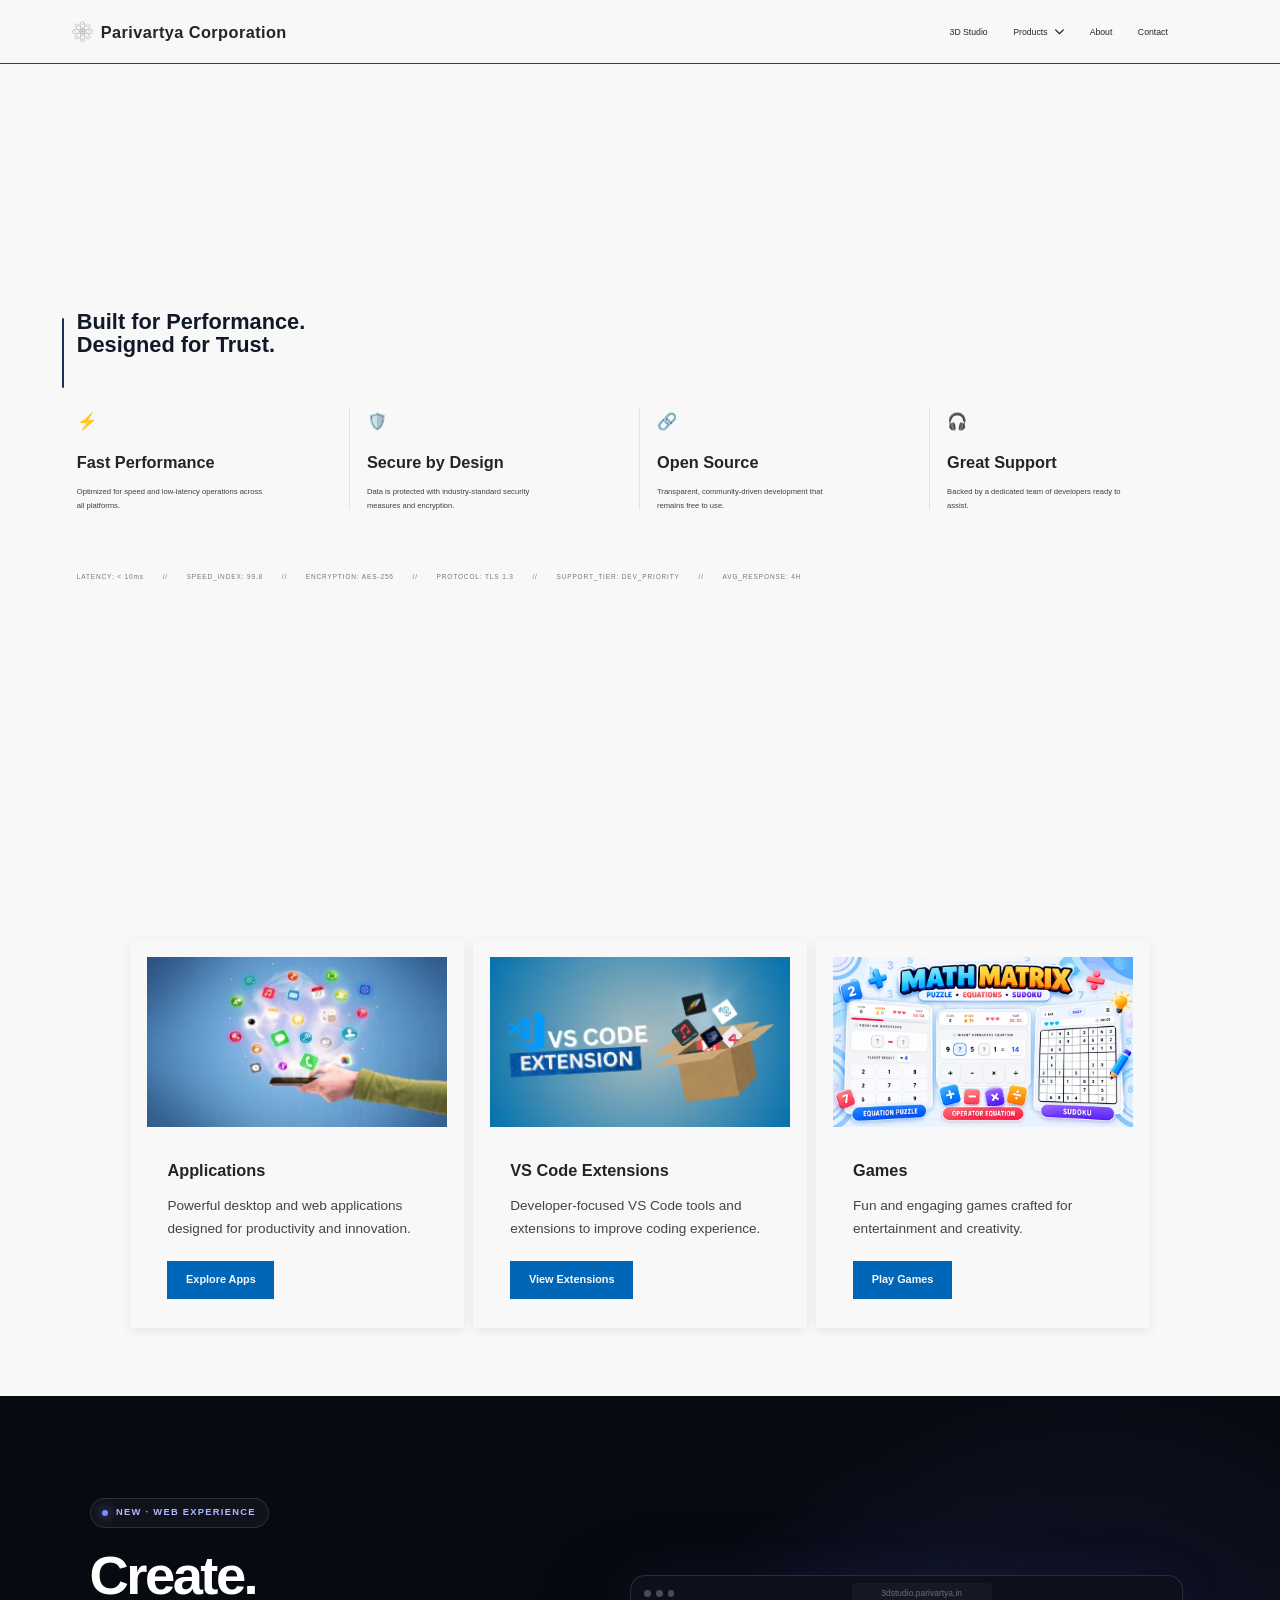
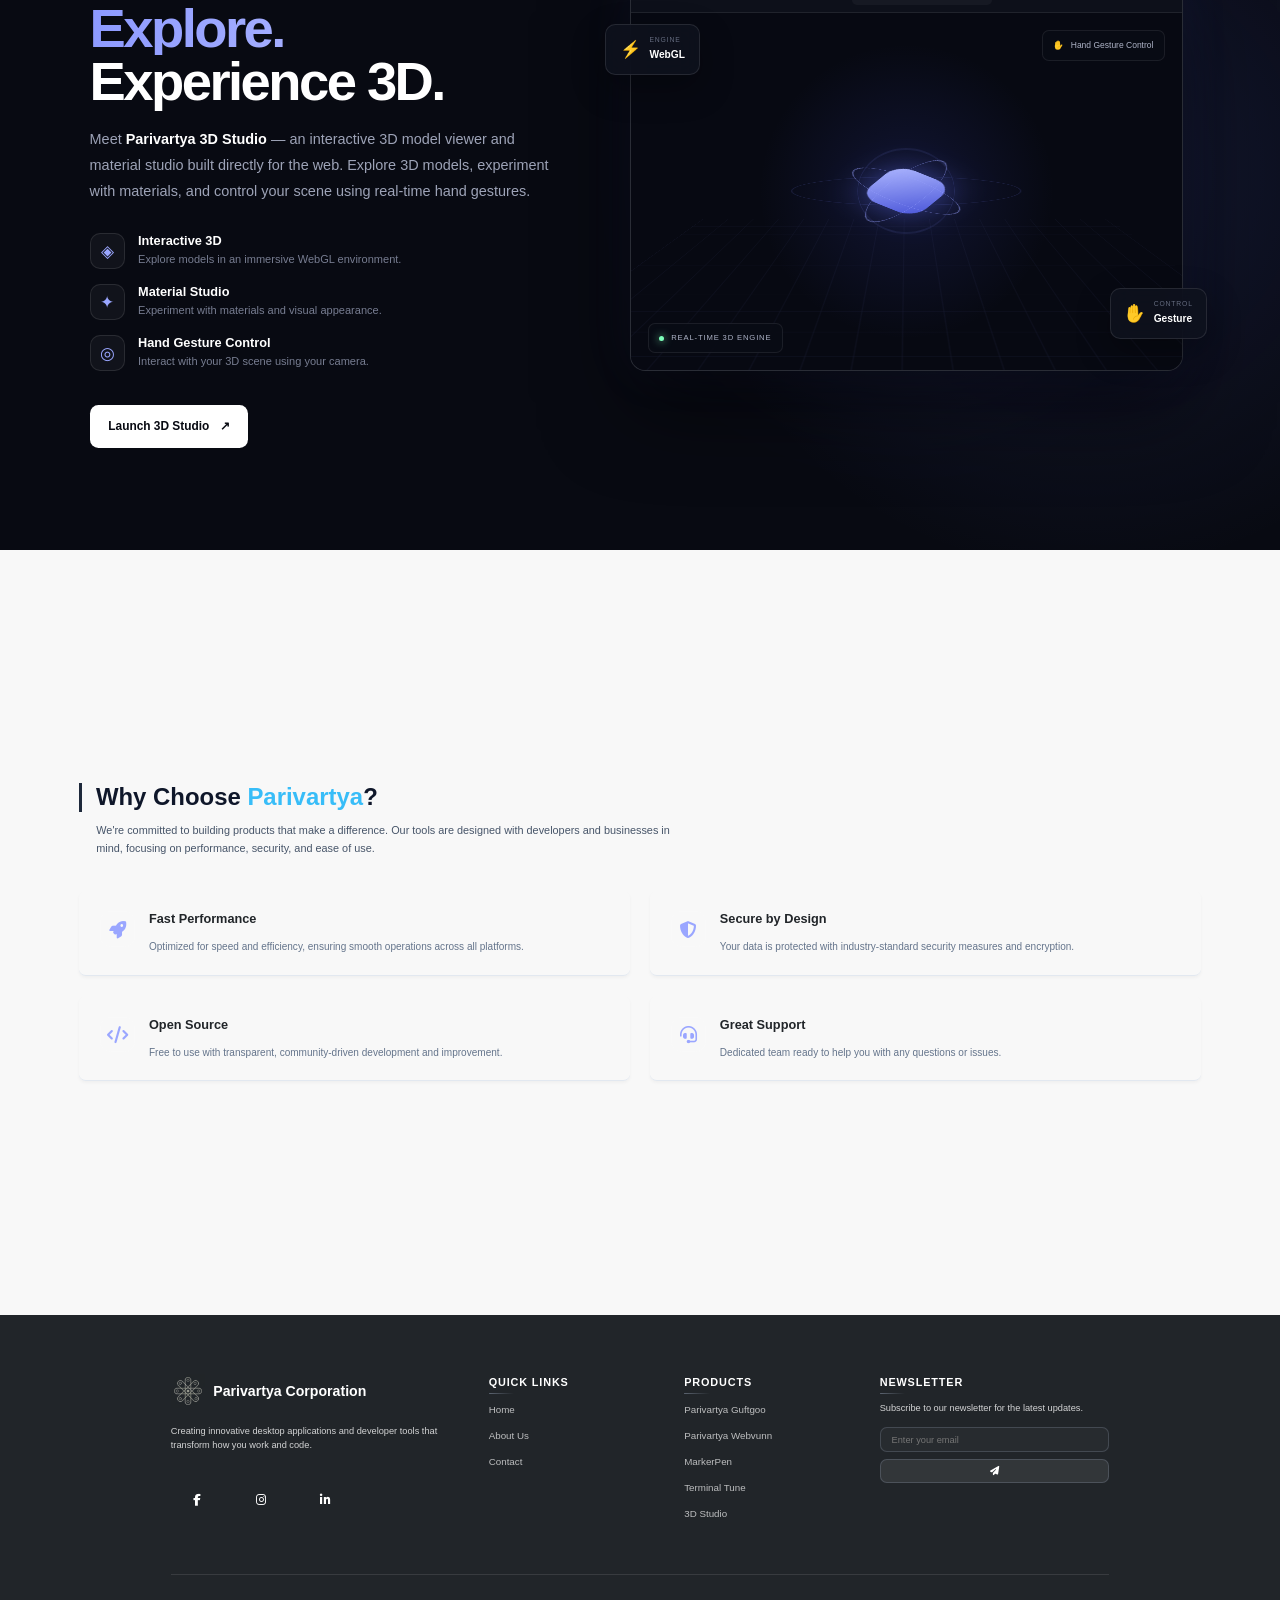
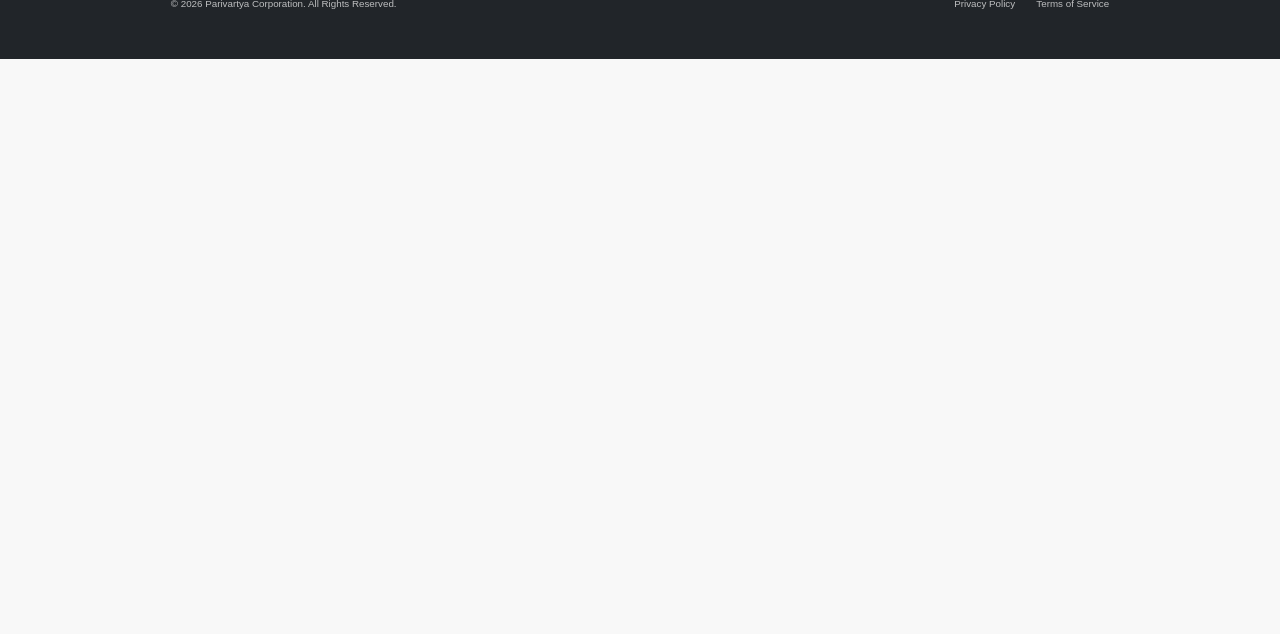
<file: index.html>
<!DOCTYPE html>
<html lang="en">

<head>
    <meta charset="UTF-8">
    <meta name="viewport" content="width=device-width, initial-scale=1.0">
    <link rel="stylesheet" href="./styles.css">

    <link rel="canonical" href="https://parivartya.in/">
    <link rel="icon" href="Assets/website_logo.avif" sizes="48x48" type="image/x-icon">

    <title>Parivartya Corporation | Tools, App and VS Code Extensions </title>
    <meta name="description"
        content="Free developer tools: Parivartya Guftgoo, Parivartya Webvunn, MarkerPen, Terminal Tune, Dev Translate, Ghost Typer VS Code extensions. Download now.">

    <meta name="keywords"
        content="Parivartya Guftgoo, Parivartya Webvunn, MarkerPen, Terminal Tune, Dev Translate, Ghost Typer, P2P chat, web to desktop, Parivartya, VS Code extensions, developer tools">

    <meta name="author" content="Parivartya Corporation">

    <!-- Open Graph -->
    <meta property="og:type" content="website">
    <meta property="og:title" content="Parivartya - Filecast, Webvunn, MarkerPen, Ghost Typer">
    <meta property="og:description"
        content="Download free developer tools: Parivartya Guftgoo, Parivartya Webvunn, MarkerPen, ghost Typer and Dev Translate etc.">
    <meta property="og:url" content="https://parivartya.in">
    <meta property="og:image" content="https://parivartya.netlify.app/Assets/website_logo.avif">
    <meta property="og:site_name" content="Parivartya Corporation">

    <!-- Twitter Card -->
    <meta name="twitter:card" content="summary_large_image">
    <meta name="twitter:title" content="Parivartya Corporation">
    <meta name="twitter:description" content="Parivartya Guftgoo | Parivartya Webvunn Web-to-App | VS Code Extensions">
    <meta name="twitter:image" content="https://parivartya.netlify.app/Assets/website_logo.avif">


    <!-- Schema.org JSON-LD -->
    <script type="application/ld+json">
    {
      "@context": "https://schema.org",
      "@type": "Organization",
      "name": "Parivartya Corporation",
      "url": "https://parivartya.in",
      "logo": "https://parivartya.in/Assets/website_logo.avif",
      "description": "Developer tools company creating desktop apps and VS Code extensions",
      "sameAs": [
        "https://www.facebook.com/RKCHAUHAN2005",
        "https://www.linkedin.com/in/rk-chauhan-a388a830a"
      ],
      "contactPoint": {
        "@type": "ContactPoint",
        "email": "parivartyacorporation@gmail.com",
        "contactType": "Customer Service"
      },
      "address": {
        "@type": "PostalAddress",
        "addressLocality": "New Delhi",
        "addressRegion": "Delhi",
        "addressCountry": "IN"
      },
      "product": [
        {
          "@type": "SoftwareApplication",
          "name": "Parivartya Guftgoo",
          "description": "P2P encrypted file sharing and chat app",
          "url": "https://filecast.parivartya.in","https://parivartya-filecast.netlify.app",
          "operatingSystem": "Windows, Mac, Linux",
          "applicationCategory": "ChatApplication"
        },
        {
          "@type": "SoftwareApplication",
          "name": "Parivartya Webvunn",
          "description": "Website to desktop app converter",
          "url": "https://webvunn.parivartya.in",https://parivartya-webvunn.netlify.app",
          "operatingSystem": "Windows, Mac, Linux"
        },
        {
          "@type": "SoftwareApplication",
          "name": "MarkerPen",
          "description": "VS Code syntax highlighting theme",
          "url": "https://marketplace.visualstudio.com/items?itemName=Parivartya.markerpen",
          "operatingSystem": "VS Code"
        },
        {
          "@type": "SoftwareApplication",
          "name": "Terminal Tune",
          "description": "VS Code terminal error sound notifications",
          "url": "https://marketplace.visualstudio.com/items?itemName=Parivartya.terminal-tune",
          "operatingSystem": "VS Code"
        },
        {
          "@type": "SoftwareApplication",
          "name": "Dev Translate",
          "description": "AI code translator for VS Code - translate between 50+ languages instantly",
          "url": "https://marketplace.visualstudio.com/items?itemName=Parivartya.dev-translate",
          "operatingSystem": "VS Code"
        },
        {
          "@type": "SoftwareApplication",
          "name": "Ghost Typer",
          "description": "Ghost typing effects for VS Code demos and screencasts",
          "url": "https://marketplace.visualstudio.com/items?itemName=Parivartya.ghost-typer",
          "operatingSystem": "VS Code"
        }
      ]
    }

    </script>

    <!-- Favicon -->
    <link rel="icon" type="image/png" href="./Assets/website_logo.avif">
    <link rel="stylesheet" href="https://cdnjs.cloudflare.com/ajax/libs/font-awesome/6.4.0/css/all.min.css">
    <link rel="preload" href="https://fonts.googleapis.com">
    <link rel="preload" href="https://fonts.gstatic.com">
</head>

<body data-page="home">
    <!-- Dynamic Header -->
    <header class="header">
        <div id="header-placeholder"></div>
        <div id="navbar-placeholder"></div>
    </header>

    <!-- Hero Section -->
    <!-- ===================================================
     HERO SLIDER
=================================================== -->

    <section class="hero-slider">
        <!-- =========================================
     SLIDER DOTS
========================================= -->

        <!-- ===================================================
         SLIDE 01
    =================================================== -->

        <div class="hero-slide active first">

            <div class="hero-content first-slide">



                <div class="hero-left">

                    <h1>
                        Innovating <br>
                        Tomorrow, Today.
                    </h1>

                    <p>
                        The Parivartya Corporation
                        Product Ecosystem
                    </p>

                    <div class="hero-line"></div>


                    <div class="hero-tags">

                        <span>Secure Communication</span>

                        <span>Developer Tools</span>

                        <span>Desktop Applications</span>

                    </div>

                </div>

            </div>

        </div>

        <!-- ===================================================
         SLIDE 02
    =================================================== -->

        <div class="hero-slide second">

            <div class="hero-content second-slide">

                <h1 class="big-heading">
                    Built for Performance.<br>
                    Designed for Trust.
                </h1>

                <div class="feature-grid">

                    <!-- CARD 1 -->

                    <div class="feature-card">

                        <span class="icon">⚡</span>

                        <h2>Fast Performance</h2>

                        <p>
                            Optimized for speed and
                            low-latency operations
                            across all platforms.
                        </p>

                    </div>

                    <!-- CARD 2 -->

                    <div class="feature-card">

                        <span class="icon">🛡️</span>

                        <h2>Secure by Design</h2>

                        <p>
                            Data is protected with
                            industry-standard security
                            measures and encryption.
                        </p>

                    </div>

                    <!-- CARD 3 -->

                    <div class="feature-card">

                        <span class="icon">🔗</span>

                        <h2>Open Source</h2>

                        <p>
                            Transparent, community-driven
                            development that remains
                            free to use.
                        </p>

                    </div>

                    <!-- CARD 4 -->

                    <div class="feature-card">

                        <span class="icon">🎧</span>

                        <h2>Great Support</h2>

                        <p>
                            Backed by a dedicated
                            team of developers
                            ready to assist.
                        </p>

                    </div>

                </div>

                <!-- SYSTEM INFO -->

                <div class="system-info">

                    <span>LATENCY: &lt; 10ms</span>

                    <span>//</span>

                    <span>SPEED_INDEX: 99.8</span>

                    <span>//</span>

                    <span>ENCRYPTION: AES-256</span>

                    <span>//</span>

                    <span>PROTOCOL: TLS 1.3</span>

                    <span>//</span>

                    <span>SUPPORT_TIER: DEV_PRIORITY</span>

                    <span>//</span>

                    <span>AVG_RESPONSE: 4H</span>

                </div>

            </div>

        </div>

        <!-- ===================================================
         SLIDE 03
    =================================================== -->

        <div class="hero-slide third">

            <div class="hero-content third-slide">

                <!-- LEFT -->

                <div class="third-left">

                    <h1>
                        Tools for Every Creator
                    </h1>

                    <p>
                        A unified ecosystem of applications, extensions, and interactive experiences built for
                        developers, creators, and innovators.
                    </p>

                    <a href="./products.html" class="explore-btn">
                        Explore Our Products →
                    </a>

                </div>

                <!-- RIGHT -->

                <div class="ecosystem-wrapper">

                    <!-- Counter -->

                    <div class="slide-counter">
                        03 / 03
                    </div>

                    <!-- CENTER -->

                    <div class="eco-center">

                        Parivartya<br>
                        Corporation

                    </div>

                    <!-- APPLICATIONS -->

                    <div class="eco-card app-card">

                        <div class="eco-title">
                            Applications
                        </div>

                        <div class="eco-sub">
                            Desktop & Web Apps
                        </div>

                        <div class="eco-tags">

                            <ul class="eco-list">
                                <li>Guftgoo</li>
                                <li>Webvunn</li>
                            </ul>

                        </div>

                    </div>

                    <!-- VS CODE -->

                    <div class="eco-card vs-card">

                        <div class="eco-title">
                            VS Code Extensions
                        </div>

                        <div class="eco-sub">
                            Developer Productivity
                        </div>

                        <div class="eco-tags">

                            <ul class="eco-list">
                                <li>Terminal Tune</li>
                                <li>Marker Pen</li>
                                <li>Dev Translate</li>
                                <li>Ghost Typer</li>
                            </ul>

                        </div>

                    </div>

                    <!-- GAMES -->

                    <div class="eco-card game-card">

                        <div class="eco-title">
                            Games
                        </div>

                        <div class="eco-sub">
                            Entertainment & Creativity
                        </div>

                        <div class="eco-tags">

                            <span>Interactive Play</span>

                        </div>

                    </div>

                </div>

            </div>

        </div>

    </section>

    <!-- Products Section -->
    <!-- Categories Section -->
    <section class="categories-section">
        <div class="container">


            <!-- <div class="section-header">
                <p>Explore What Parivartya Corporation Creates</p>
            </div> -->
            <div class="categories-grid">

                <!-- Category 1 -->
                <div class="category-card">
                    <img src="Assets/software-category.avif" alt="Applications">

                    <div class="category-content">
                        <h2>Applications</h2>

                        <p>
                            Powerful desktop and web applications
                            designed for productivity and innovation.
                        </p>

                        <a href="./application.html" class="category-btn">
                            Explore Apps
                        </a>
                    </div>
                </div>

                <!-- Category 2 -->
                <div class="category-card">
                    <img src="Assets/vscode-category.avif" alt="VS Code Extensions">

                    <div class="category-content">
                        <h2>VS Code Extensions</h2>

                        <p>
                            Developer-focused VS Code tools and
                            extensions to improve coding experience.
                        </p>

                        <a href="./vs_code.html" class="category-btn">
                            View Extensions
                        </a>
                    </div>
                </div>

                <!-- Category 3 -->
                <div class="category-card">
                    <img src="Assets/game-category01.avif" alt="Games">

                    <div class="category-content">
                        <h2>Games</h2>

                        <p>
                            Fun and engaging games crafted for
                            entertainment and creativity.
                        </p>

                        <a href="./game.html" class="category-btn">
                            Play Games
                        </a>
                    </div>
                </div>

            </div>
        </div>
    </section>

    <!-- =========================
     PARIVARTYA 3D STUDIO
========================= -->
    <section class="studio-showcase" id="3d-studio">
        <div class="studio-container">

            <!-- Left: Introduction -->
            <div class="studio-content">

                <div class="studio-badge">
                    <span class="badge-dot"></span>
                    NEW · WEB EXPERIENCE
                </div>

                <h2>
                    Create.
                    <span>Explore.</span>
                    Experience 3D.
                </h2>

                <p class="studio-description">
                    Meet <strong>Parivartya 3D Studio</strong> — an interactive
                    3D model viewer and material studio built directly for the web.
                    Explore 3D models, experiment with materials, and control
                    your scene using real-time hand gestures.
                </p>

                <!-- Features -->
                <div class="studio-features">

                    <div class="studio-feature">
                        <div class="feature-icon">◈</div>
                        <div>
                            <h3>Interactive 3D</h3>
                            <p>Explore models in an immersive WebGL environment.</p>
                        </div>
                    </div>

                    <div class="studio-feature">
                        <div class="feature-icon">✦</div>
                        <div>
                            <h3>Material Studio</h3>
                            <p>Experiment with materials and visual appearance.</p>
                        </div>
                    </div>

                    <div class="studio-feature">
                        <div class="feature-icon">◎</div>
                        <div>
                            <h3>Hand Gesture Control</h3>
                            <p>Interact with your 3D scene using your camera.</p>
                        </div>
                    </div>

                </div>

                <!-- CTA -->
                <div class="studio-actions">
                    <a href="https://3dstudio.parivartya.in/" class="studio-btn primary" target="_blank"
                        rel="noopener noreferrer">
                        Launch 3D Studio
                        <span>↗</span>
                    </a>
                </div>

            </div>


            <!-- Right: Visual Showcase -->
            <div class="studio-visual">

                <div class="studio-glow"></div>

                <div class="studio-window">

                    <!-- Browser Header -->
                    <div class="studio-window-header">
                        <div class="window-dots">
                            <span></span>
                            <span></span>
                            <span></span>
                        </div>

                        <div class="window-url">
                            3dstudio.parivartya.in
                        </div>
                    </div>

                    <!-- Showcase -->
                    <div class="studio-preview">

                        <div class="preview-grid"></div>

                        <div class="preview-orbit orbit-one"></div>
                        <div class="preview-orbit orbit-two"></div>

                        <div class="preview-object">
                            <div class="object-core"></div>
                            <div class="object-ring ring-one"></div>
                            <div class="object-ring ring-two"></div>
                        </div>

                        <div class="preview-label">
                            <span class="live-dot"></span>
                            REAL-TIME 3D ENGINE
                        </div>

                        <div class="gesture-label">
                            <span>✋</span>
                            Hand Gesture Control
                        </div>

                    </div>

                </div>

                <!-- Floating cards -->
                <div class="floating-card card-performance">
                    <span class="floating-icon">⚡</span>
                    <div>
                        <small>ENGINE</small>
                        <strong>WebGL</strong>
                    </div>
                </div>

                <div class="floating-card card-interaction">
                    <span class="floating-icon">✋</span>
                    <div>
                        <small>CONTROL</small>
                        <strong>Gesture</strong>
                    </div>
                </div>

            </div>

        </div>
    </section>

    <!-- Features Section -->
    <section class="features-section">
        <div class="container">
            <div class="features-content">
                <div class="features-text">
                    <h2>Why Choose <span class="highlight">Parivartya</span>?</h2>
                    <p>We're committed to building products that make a difference. Our tools are designed with
                        developers and businesses in mind, focusing on performance, security, and ease of use.</p>
                    <div class="features-list">
                        <div class="feature-item">
                            <div class="feature-icon">
                                <i class="fas fa-rocket"></i>
                            </div>
                            <div>
                                <h3>Fast Performance</h3>
                                <p>Optimized for speed and efficiency, ensuring smooth operations across all platforms.
                                </p>
                            </div>
                        </div>
                        <div class="feature-item">
                            <div class="feature-icon">
                                <i class="fas fa-shield-alt"></i>
                            </div>
                            <div>
                                <h3>Secure by Design</h3>
                                <p>Your data is protected with industry-standard security measures and encryption.</p>
                            </div>
                        </div>
                        <div class="feature-item">
                            <div class="feature-icon">
                                <i class="fas fa-code"></i>
                            </div>
                            <div>
                                <h3>Open Source</h3>
                                <p>Free to use with transparent, community-driven development and improvement.</p>
                            </div>
                        </div>
                        <div class="feature-item">
                            <div class="feature-icon">
                                <i class="fas fa-headset"></i>
                            </div>
                            <div>
                                <h3>Great Support</h3>
                                <p>Dedicated team ready to help you with any questions or issues.</p>
                            </div>
                        </div>
                    </div>
                </div>

            </div>
        </div>
    </section>
    <!-- <div id="donation-placeholder"></div> -->

    <!-- Dynamic Footer -->
    <footer class="footer">
        <div class="container">
            <div id="footer-placeholder"></div>
        </div>
    </footer>

    <!-- Rest of page unchanged -->
    <!-- Features, CTA, Footer, Script -->

    <script src="script.js"></script>
    <!-- <script src="load-donation.js"></script> -->
    <script src="slide.js"></script>

    <!-- NEWSLETTER SUBSCRIPTION - FIXED TIMING VERSION -->
    <script>
        console.log("🚀 Newsletter script started");

        // Function to initialize newsletter
        function initNewsletter() {
            console.log("🔍 Looking for newsletter elements...");

            const emailInput = document.getElementById('newsletterEmailInput');
            const subscribeBtn = document.getElementById('newsletterSubscribeBtn');

            if (!emailInput || !subscribeBtn) {
                console.log("⏳ Elements not found yet, retrying in 500ms...");
                setTimeout(initNewsletter, 500);
                return;
            }

            console.log("✅ Found email input:", emailInput);
            console.log("✅ Found subscribe button:", subscribeBtn);

            let messageDiv = document.getElementById('newsletterMessage');
            if (!messageDiv) {
                messageDiv = document.createElement('div');
                messageDiv.id = 'newsletterMessage';
                messageDiv.style.cssText = 'margin-top: 0.75rem; font-size: 0.75rem; text-align: center; display: none; padding: 0.5rem; border-radius: 4px;';
                subscribeBtn.parentElement.appendChild(messageDiv);
                console.log("✅ Created message div");
            }

            const API_URL = 'https://helpin-backend.onrender.com/api/newsletter';

            // Remove any existing listeners by cloning and replacing
            const newBtn = subscribeBtn.cloneNode(true);
            subscribeBtn.parentNode.replaceChild(newBtn, subscribeBtn);

            // Get fresh references
            const finalEmailInput = document.getElementById('newsletterEmailInput');
            const finalSubscribeBtn = document.getElementById('newsletterSubscribeBtn');
            const finalMessageDiv = document.getElementById('newsletterMessage');

            // Add click event
            finalSubscribeBtn.addEventListener('click', async function () {
                console.log("📝 Subscribe button clicked!");

                const email = finalEmailInput.value.trim();
                console.log("Email entered:", email);

                if (!email) {
                    showMessage(finalMessageDiv, 'Please enter your email address', 'error');
                    return;
                }

                if (!email.includes('@') || !email.includes('.')) {
                    showMessage(finalMessageDiv, 'Please enter a valid email address', 'error');
                    return;
                }

                const originalHTML = finalSubscribeBtn.innerHTML;
                finalSubscribeBtn.disabled = true;
                finalSubscribeBtn.innerHTML = '<i class="fas fa-spinner fa-spin"></i>';

                try {
                    console.log("Sending to API...");
                    const response = await fetch(API_URL, {
                        method: 'POST',
                        headers: { 'Content-Type': 'application/json' },
                        body: JSON.stringify({ email: email, name: '' })
                    });

                    const data = await response.json();
                    console.log("Response:", data);

                    if (response.ok) {
                        showMessage(finalMessageDiv, '✓ Thank you for subscribing! Check your inbox.', 'success');
                        finalEmailInput.value = '';
                        setTimeout(() => { finalMessageDiv.style.display = 'none'; }, 5000);
                    } else {
                        showMessage(finalMessageDiv, '❌ ' + (data.error || 'Subscription failed'), 'error');
                    }
                } catch (error) {
                    console.error("Error:", error);
                    showMessage(finalMessageDiv, '❌ Network error. Please try again.', 'error');
                } finally {
                    finalSubscribeBtn.disabled = false;
                    finalSubscribeBtn.innerHTML = originalHTML;
                }
            });

            finalEmailInput.addEventListener('keypress', function (e) {
                if (e.key === 'Enter') {
                    e.preventDefault();
                    finalSubscribeBtn.click();
                }
            });

            function showMessage(element, msg, type) {
                element.textContent = msg;
                element.style.backgroundColor = type === 'success' ? 'rgba(16, 185, 129, 0.1)' : 'rgba(239, 68, 68, 0.1)';
                element.style.color = type === 'success' ? '#10b981' : '#ef4444';
                element.style.border = type === 'success' ? '1px solid #10b98140' : '1px solid #ef444440';
                element.style.display = 'block';

                if (type === 'success') {
                    setTimeout(() => { element.style.display = 'none'; }, 5000);
                }
            }

            console.log("✅ Newsletter fully initialized!");
        }

        // Start looking for elements immediately and keep trying
        if (document.readyState === 'loading') {
            document.addEventListener('DOMContentLoaded', initNewsletter);
        } else {
            initNewsletter();
        }

        // Also try after a delay (for dynamic content)
        setTimeout(initNewsletter, 1000);
        setTimeout(initNewsletter, 2000);
        setTimeout(initNewsletter, 3000);
    </script>
</body>

</html>
</file>
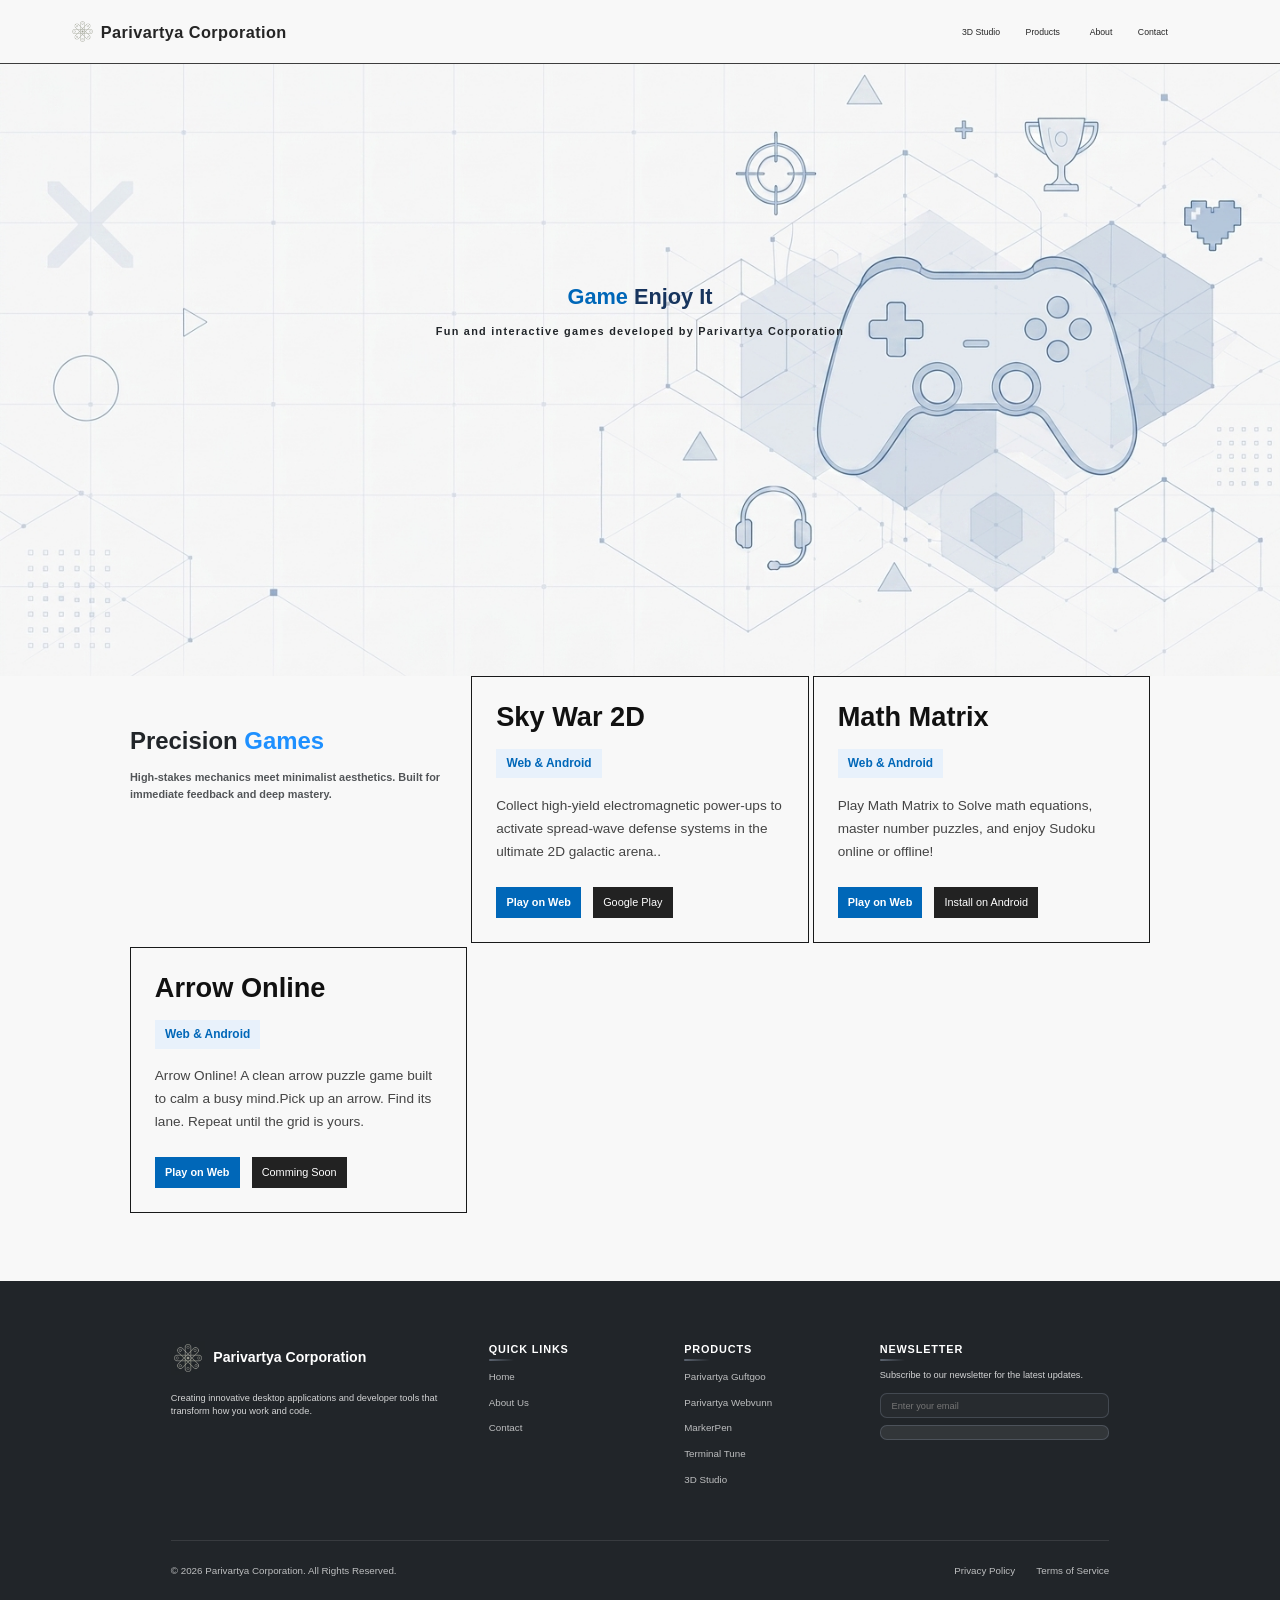
<file: game.html>
<!DOCTYPE html>
<html lang="en">

<head>
  <meta charset="UTF-8" />
  <meta name="viewport" content="width=device-width, initial-scale=1.0" />
  <link rel="stylesheet" href="./styles.css" />
  <link rel="canonical" href="https://parivartya.in/game.html" />
  <link rel="icon" href="https://raw.githubusercontent.com/RKCHAUHAN001/Parivartay/refs/heads/main/website_logo.ico"
    sizes="48x48" type="image/x-icon">
  <title>Game | Parivartya Corporation</title>
  <style>
    /* Popup Background overlay */
    .modal {
      display: none;
      position: fixed;
      z-index: 9999;
      left: 0;
      top: 0;
      width: 100%;
      height: 100%;
      background-color: rgba(0, 0, 0, 0.7);
    }

    /* Popup Box */
    .modal-content {
      background-color: #fff;
      color: #333;
      margin: 10vh auto;
      padding: 30px;
      border-radius: 12px;
      width: 90%;
      max-width: 450px;
      position: relative;
      box-shadow: 0 4px 15px rgba(0, 0, 0, 0.2);
    }

    /* Close Button */
    .close-btn {
      position: absolute;
      right: 20px;
      top: 15px;
      font-size: 28px;
      cursor: pointer;
      color: #888;
      transition: 0.2s;
    }

    .close-btn:hover {
      color: #333;
    }

    .step-box {
      background: #f4f4f4;
      padding: 15px 20px;
      margin-top: 20px;
      border-radius: 8px;
      border: 1px solid #e0e0e0;
    }

    .step-box h3 {
      margin-top: 0;
      font-size: 1.1rem;
    }

    /* Popup Buttons */
    .action-btn {
      display: inline-block;
      background-color: #007bff;
      color: #fff;
      padding: 12px 20px;
      text-decoration: none;
      border-radius: 6px;
      font-weight: bold;
      margin-top: 10px;
      transition: background 0.3s;
    }

    .action-btn:hover {
      background-color: #0056b3;
      color: #fff;
    }

    /* Locked state for Button 2 */
    .locked {
      background-color: #cccccc !important;
      color: #777777 !important;
      pointer-events: none;
      cursor: not-allowed;
    }

    .warning-text {
      font-size: 0.85rem;
      color: #d9534f;
      margin-top: 12px;
      line-height: 1.4;
    }
  </style>
</head>

<body data-page="game">
  <header class="header">
    <div id="header-placeholder"></div>
    <div id="navbar-placeholder"></div>
  </header>

  <section class="products-hero" style="padding-top:150px; background-image: url('Assets/game02.png');">
    <div class="container">
      <div class="products-hero-content">
        <h1>Game <span class="highlight">Enjoy It</span></h1>
        <p>Fun and interactive games developed by Parivartya Corporation</p>
      </div>
    </div>
  </section>
  <section>
    <div class="container">

      <div class="games-grid">

        <div class="feature-game">
          <h2>Precision<span class="highlight"> Games</span></h2>
          <p>High-stakes mechanics meet minimalist aesthetics. Built for immediate feedback and deep mastery.</p>
        </div>

        <!-- Sky War 2D -->
        <div class="game-card">
          <div class="game-content">
            <h3>Sky War 2D</h3>
            <span class="game-badge">
              Web & Android
            </span>
            <p>
              Collect high-yield electromagnetic power-ups to activate spread-wave defense systems in the ultimate 2D
              galactic arena..
            </p>
            <div class="game-buttons">
              <a href="https://skywar2d.parivartya.in" target="_blank" class="game-btn">
                Play on Web
              </a>

              <!-- Download Link from Google Play Store -->
              <a href="https://play.google.com/store/apps/details?id=com.parivartya.skywar2d&pcampaignid=web_share" class="game-btn secondary" target="_blank"
                style="cursor: pointer; border: none; font: inherit;">
                Google Play
            </a>
            </div>
          </div>
        </div>

        <!-- Math Matrix -->
        <div class="game-card">
          <div class="game-content">
            <h3>Math Matrix</h3>
            <span class="game-badge">
              Web & Android
            </span>
            <p>
              Play Math Matrix to Solve math equations, master number puzzles, and enjoy Sudoku online or offline!
            </p>
            <div class="game-buttons">
              <a href="https://mathmatrix.parivartya.in" target="_blank" class="game-btn">
                Play on Web
              </a>

              <!-- Changed from APK link to a button that opens the popup -->
              <button id="openPopupBtn" class="game-btn secondary"
                style="cursor: pointer; border: none; font: inherit;">
                Install on Android
              </button>
            </div>
          </div>
        </div>
        <!-- Sky War 2D -->
        <div class="game-card">
          <div class="game-content">
            <h3>Arrow Online</h3>
            <span class="game-badge">
              Web & Android
            </span>
            <p>
              Arrow Online! A clean arrow puzzle game built to calm a busy mind.Pick up an arrow. Find its lane. Repeat until the grid is yours.
            </p>
            <div class="game-buttons">
              <a href="https://arrowonline.parivartya.in" target="_blank" class="game-btn">
                Play on Web
              </a>

              <!-- Download Link from Google Play Store -->
              <a class="game-btn secondary"
                style="cursor: pointer; border: none; font: inherit;">
                Comming Soon
            </a>
            </div>
          </div>
        </div>

        <!-- The Popup (Modal) -->
        <div id="installModal" class="modal">
          <div class="modal-content">
            <span id="closePopup" class="close-btn">&times;</span>
            <h2>Help us test Math Matrix! 🎮</h2>
            <p>Complete these two steps to get access to the download.</p>

            <!-- Step 1 -->
            <div class="step-box">
              <h3>Step 1: Become a Tester</h3>
              <p>Join our group so Google recognizes your account.</p>
              <!-- REPLACE WITH YOUR GOOGLE GROUP URL -->
              <a href="https://groups.google.com/g/sky-war-2d-testers" target="_blank" id="btnStep1" class="action-btn">1. Join Google Group</a>
            </div>

            <!-- Step 2 -->
            <div class="step-box">
              <h3>Step 2: Download the Game</h3>
              <p>After joining, activate your status to access the Play Store link.</p>
              <!-- REPLACE WITH YOUR PLAY STORE TESTING URL -->
              <a href="https://play.google.com/apps/testing/com.parivartya.mathmatrix" target="_blank" id="btnStep2" class="action-btn locked">2. Opt-in &
                Download</a>
              <p class="warning-text">Note: If you see "App not found," So please Join Group First or servers are still syncing. Wait 3-5 minutes and click Step 2 again!</p>
            </div>
          </div>

        </div>


      </div>

    </div>
  </section>

  <!-- Donation Place-Holder -->
  <!-- <div id="donation-placeholder"></div> -->

  <footer class="footer">
    <div class="container">
      <div id="footer-placeholder"></div>
    </div>
  </footer>

  <script>
    async function loadIncludes() {
      try {
        const header = document.getElementById('header-placeholder');
        if (header) header.innerHTML = await (await fetch('./header.html')).text();
        const footer = document.getElementById('footer-placeholder');
        if (footer) footer.innerHTML = await (await fetch('./footer.html')).text();
      } catch (e) {
        console.error('Includes failed:', e);
      }
    }
    document.addEventListener('DOMContentLoaded', async () => {
      await loadIncludes();
    });
  </script>

  <!-- POP Script -->
  <Script>
    document.addEventListener('DOMContentLoaded', function () {
      const modal = document.getElementById("installModal");
      const openBtn = document.getElementById("openPopupBtn");
      const closeBtn = document.getElementById("closePopup");
      const btnStep1 = document.getElementById("btnStep1");
      const btnStep2 = document.getElementById("btnStep2");

      // Open popup
      openBtn.addEventListener("click", function (e) {
        e.preventDefault();
        modal.style.display = "block";
      });

      // Close popup via X button
      closeBtn.addEventListener("click", function () {
        modal.style.display = "none";
      });

      // Close popup if clicking outside the box
      window.addEventListener("click", function (event) {
        if (event.target == modal) {
          modal.style.display = "none";
        }
      });

      // Unlock Step 2 when Step 1 is clicked
      btnStep1.addEventListener("click", function () {
        btnStep2.classList.remove("locked");
        btnStep2.innerText = "2. Opt-in & Download (Unlocked!)";
        btnStep2.style.backgroundColor = "#28a745"; // Changes button to green
      });
    });
  </Script>

  <script src="script.js"></script>
  <!-- <script src="load-donation.js"></script> -->
</body>

</html>
</file>
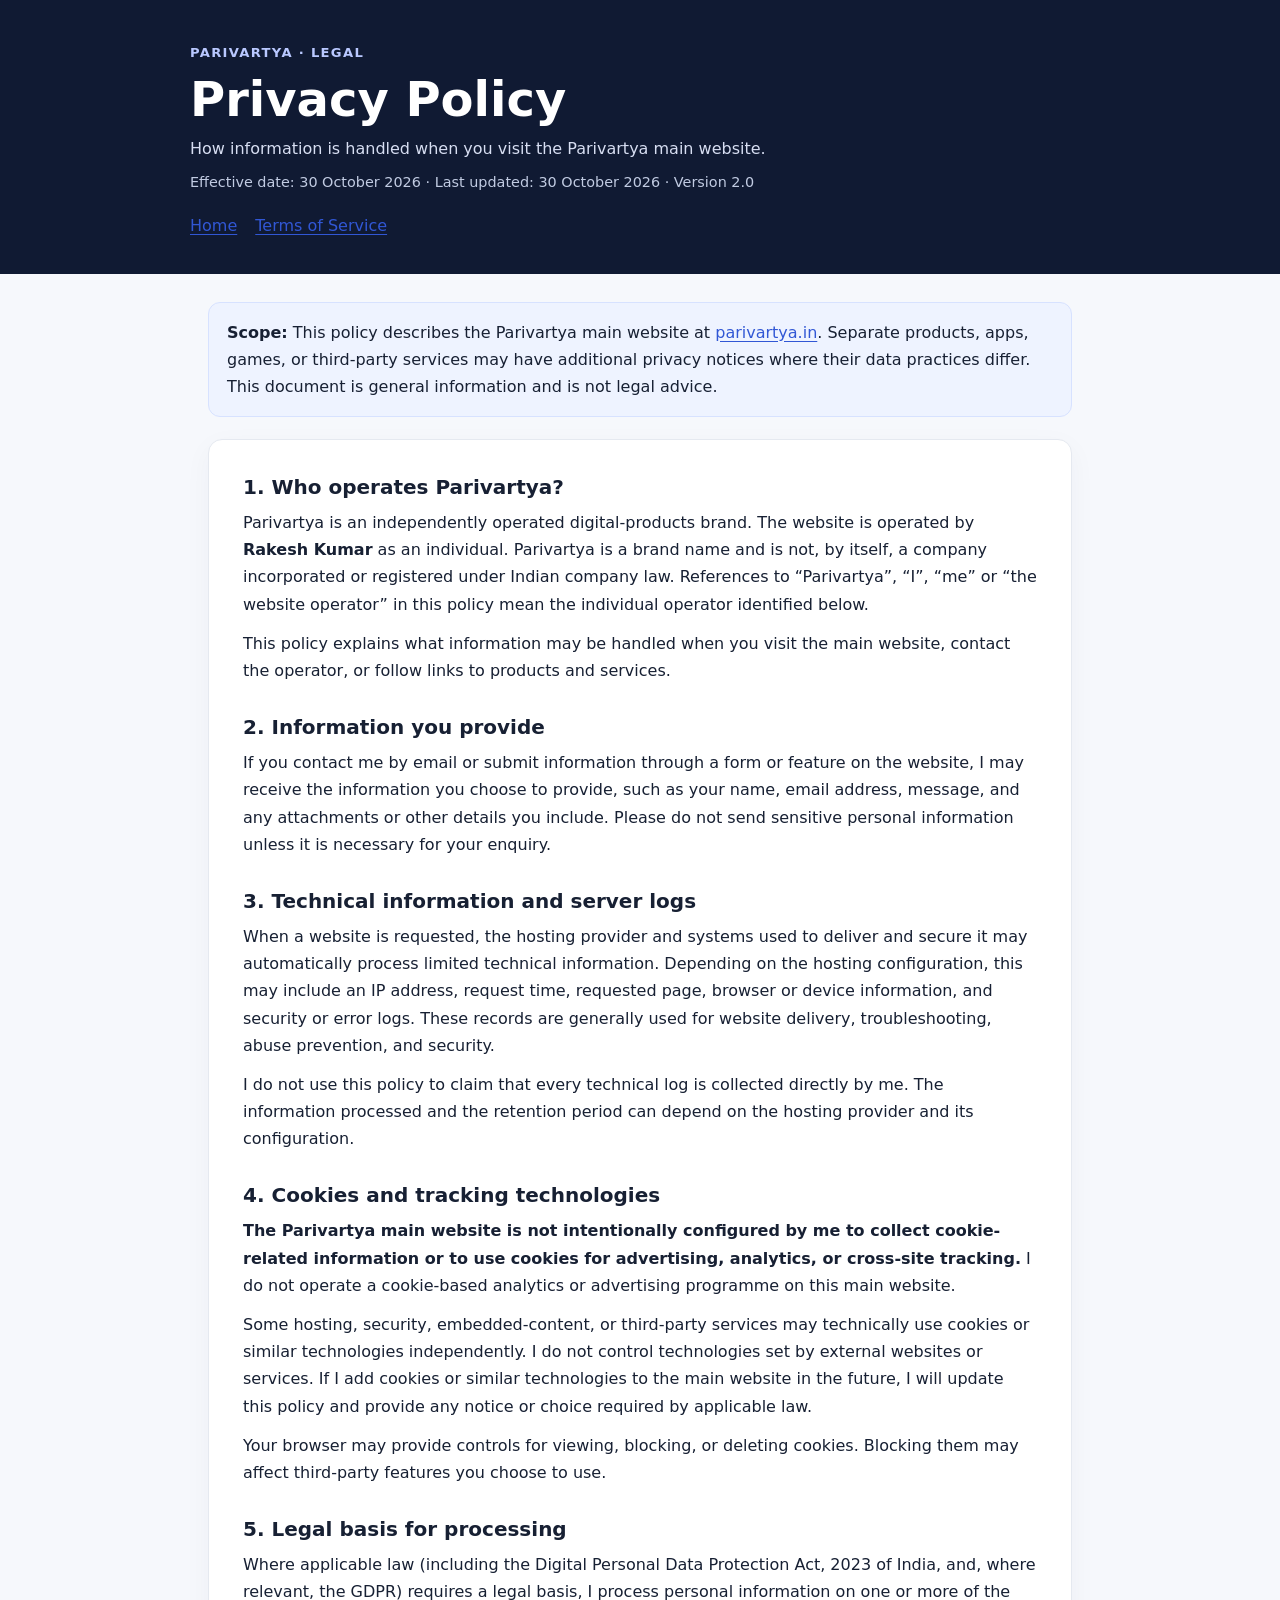
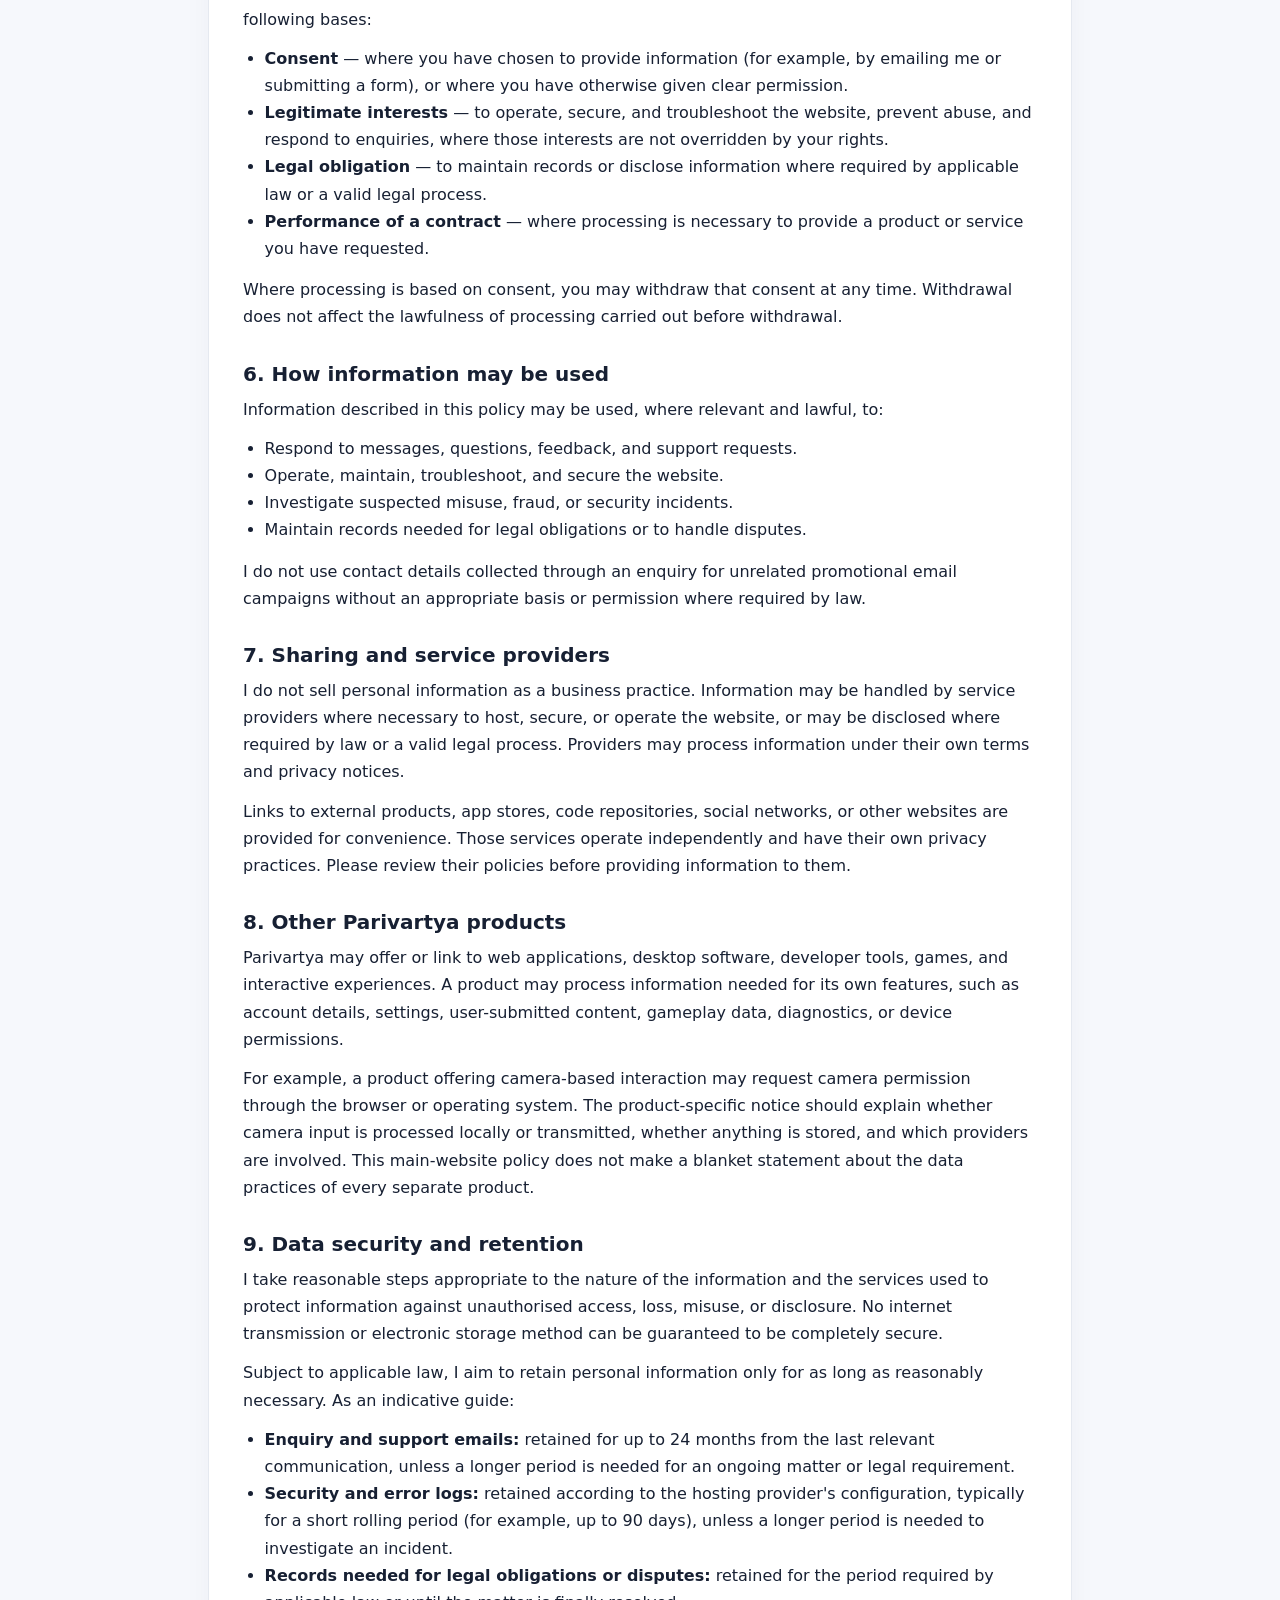
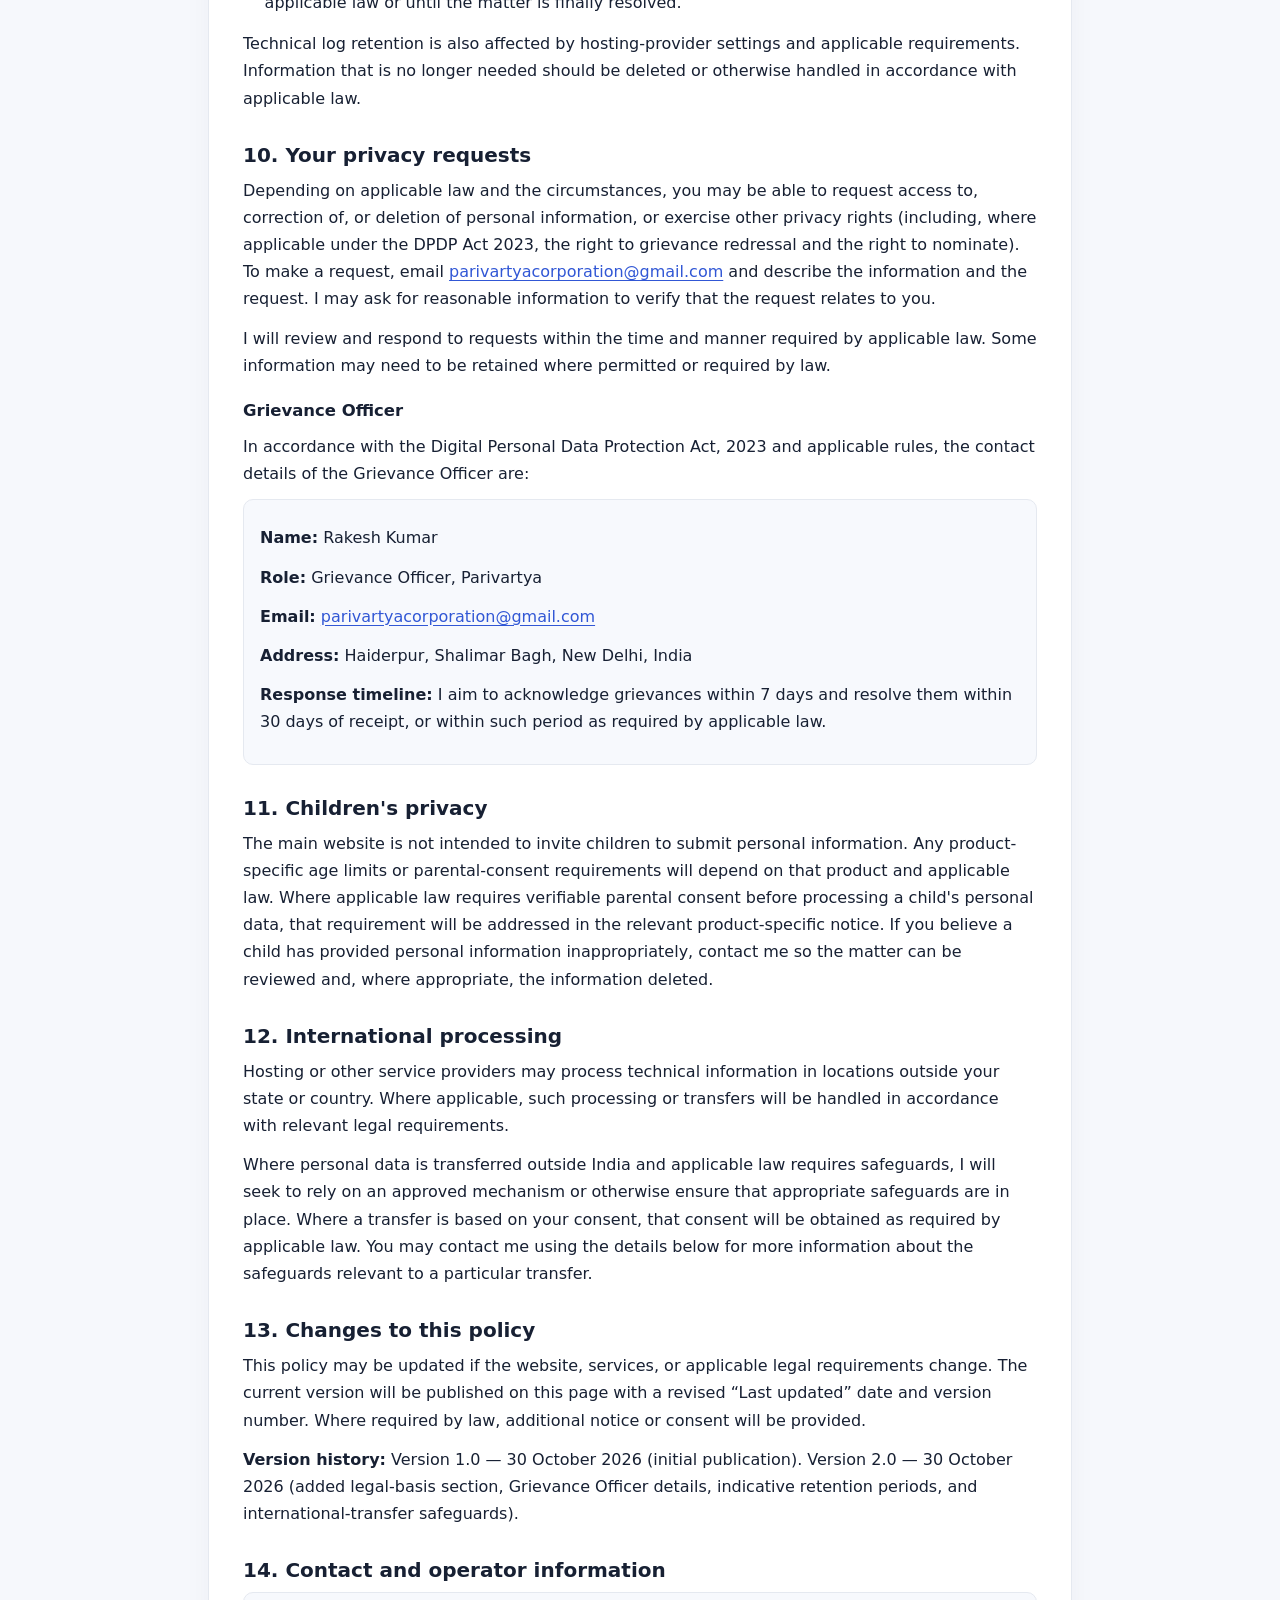
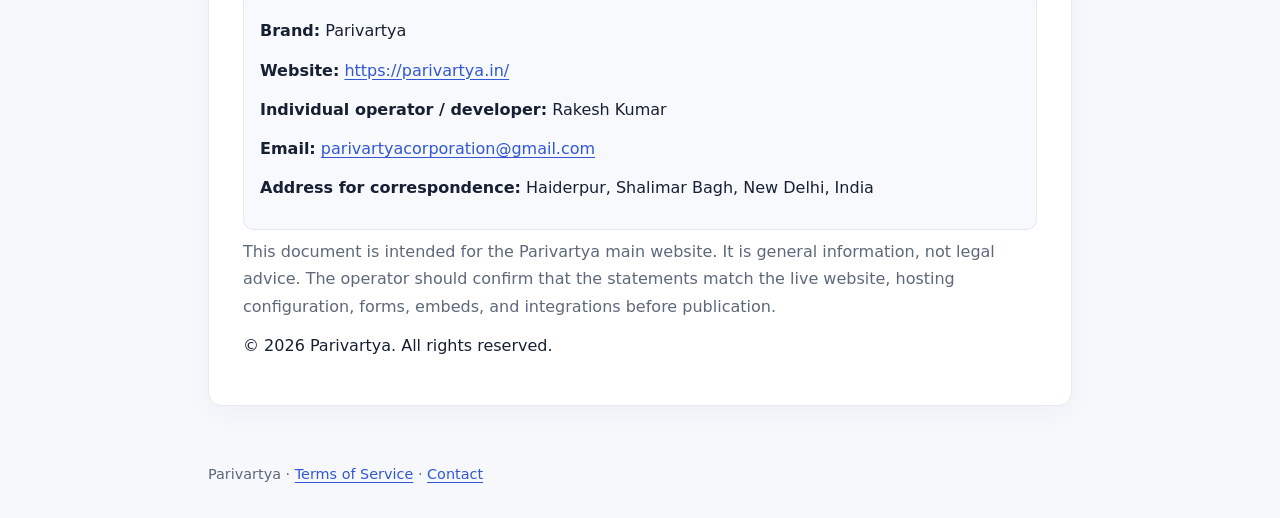
<file: Privacy_Policy.html>
<!doctype html>
<html lang="en">
<head>
  <meta charset="utf-8">
  <meta name="viewport" content="width=device-width, initial-scale=1">
  <meta name="description" content="Privacy Policy for the Parivartya website at parivartya.in, operated independently by Rakesh Kumar.">
  <meta name="robots" content="index,follow">
  <title>Privacy Policy | Parivartya</title>
  <style>
    :root{color-scheme:light;--ink:#172033;--muted:#5d687b;--line:#e5e9f0;--brand:#3157d5;--bg:#f6f8fc;--card:#fff}
    *{box-sizing:border-box}body{margin:0;background:var(--bg);color:var(--ink);font:16px/1.7 system-ui,-apple-system,Segoe UI,Roboto,Arial,sans-serif}
    header{background:#101a33;color:#fff;padding:42px 20px 34px}.head,main,footer{max-width:900px;margin:auto}
    .eyebrow{color:#b9c8ff;font-size:.82rem;font-weight:700;letter-spacing:.1em;text-transform:uppercase}
    h1{font-size:clamp(2rem,5vw,3rem);line-height:1.15;margin:.45rem 0}
    header p{color:#d7def2;margin:.5rem 0}.meta{font-size:.9rem;color:#c1cbe2}
    main{padding:28px 18px 56px}.notice{background:#eef3ff;border:1px solid #d7e2ff;border-radius:12px;padding:16px 18px;margin-bottom:22px}
    article{background:var(--card);border:1px solid var(--line);border-radius:14px;padding:clamp(20px,4vw,34px);box-shadow:0 8px 28px rgba(20,35,70,.04)}
    h2{font-size:1.25rem;line-height:1.35;margin:30px 0 8px}h2:first-child{margin-top:0}
    h3{font-size:1.03rem;margin:18px 0 6px}p{margin:8px 0 12px}ul{padding-left:1.35rem;margin:8px 0 14px}
    a{color:var(--brand);text-underline-offset:3px}.muted{color:var(--muted)}.contact{background:#f7f9fd;border:1px solid var(--line);padding:16px;border-radius:10px}
    footer{padding:0 18px 32px;color:var(--muted);font-size:.9rem}nav{margin-top:18px;display:flex;gap:18px;flex-wrap:wrap}
    @media print{body{background:#fff}header{background:#fff;color:#000;padding:10px 0}header p,.meta,.eyebrow{color:#333}main{padding:10px 0}article{box-shadow:none;border:0;padding:0}a{color:#000}footer{padding:10px 0}}
  </style>
</head>
<body>
<header>
  <div class="head">
    <div class="eyebrow">Parivartya · Legal</div>
    <h1>Privacy Policy</h1>
    <p>How information is handled when you visit the Parivartya main website.</p>
    <div class="meta">Effective date: 30 October 2026 · Last updated: 30 October 2026 · Version 2.0</div>
    <nav aria-label="Legal navigation">
      <a href="https://parivartya.in/">Home</a>
      <a href="https://parivartya.in/terms_of_service">Terms of Service</a>
    </nav>
  </div>
</header>
<main>
  <div class="notice"><strong>Scope:</strong> This policy describes the Parivartya main website at <a href="https://parivartya.in/">parivartya.in</a>. Separate products, apps, games, or third-party services may have additional privacy notices where their data practices differ. This document is general information and is not legal advice.</div>
  <article>
    <h2>1. Who operates Parivartya?</h2>
    <p>Parivartya is an independently operated digital-products brand. The website is operated by <strong>Rakesh Kumar</strong> as an individual. Parivartya is a brand name and is not, by itself, a company incorporated or registered under Indian company law. References to “Parivartya”, “I”, “me” or “the website operator” in this policy mean the individual operator identified below.</p>
    <p>This policy explains what information may be handled when you visit the main website, contact the operator, or follow links to products and services.</p>

    <h2>2. Information you provide</h2>
    <p>If you contact me by email or submit information through a form or feature on the website, I may receive the information you choose to provide, such as your name, email address, message, and any attachments or other details you include. Please do not send sensitive personal information unless it is necessary for your enquiry.</p>

    <h2>3. Technical information and server logs</h2>
    <p>When a website is requested, the hosting provider and systems used to deliver and secure it may automatically process limited technical information. Depending on the hosting configuration, this may include an IP address, request time, requested page, browser or device information, and security or error logs. These records are generally used for website delivery, troubleshooting, abuse prevention, and security.</p>
    <p>I do not use this policy to claim that every technical log is collected directly by me. The information processed and the retention period can depend on the hosting provider and its configuration.</p>

    <h2>4. Cookies and tracking technologies</h2>
    <p><strong>The Parivartya main website is not intentionally configured by me to collect cookie-related information or to use cookies for advertising, analytics, or cross-site tracking.</strong> I do not operate a cookie-based analytics or advertising programme on this main website.</p>
    <p>Some hosting, security, embedded-content, or third-party services may technically use cookies or similar technologies independently. I do not control technologies set by external websites or services. If I add cookies or similar technologies to the main website in the future, I will update this policy and provide any notice or choice required by applicable law.</p>
    <p>Your browser may provide controls for viewing, blocking, or deleting cookies. Blocking them may affect third-party features you choose to use.</p>

    <h2>5. Legal basis for processing</h2>
    <p>Where applicable law (including the Digital Personal Data Protection Act, 2023 of India, and, where relevant, the GDPR) requires a legal basis, I process personal information on one or more of the following bases:</p>
    <ul>
      <li><strong>Consent</strong> — where you have chosen to provide information (for example, by emailing me or submitting a form), or where you have otherwise given clear permission.</li>
      <li><strong>Legitimate interests</strong> — to operate, secure, and troubleshoot the website, prevent abuse, and respond to enquiries, where those interests are not overridden by your rights.</li>
      <li><strong>Legal obligation</strong> — to maintain records or disclose information where required by applicable law or a valid legal process.</li>
      <li><strong>Performance of a contract</strong> — where processing is necessary to provide a product or service you have requested.</li>
    </ul>
    <p>Where processing is based on consent, you may withdraw that consent at any time. Withdrawal does not affect the lawfulness of processing carried out before withdrawal.</p>

    <h2>6. How information may be used</h2>
    <p>Information described in this policy may be used, where relevant and lawful, to:</p>
    <ul>
      <li>Respond to messages, questions, feedback, and support requests.</li>
      <li>Operate, maintain, troubleshoot, and secure the website.</li>
      <li>Investigate suspected misuse, fraud, or security incidents.</li>
      <li>Maintain records needed for legal obligations or to handle disputes.</li>
    </ul>
    <p>I do not use contact details collected through an enquiry for unrelated promotional email campaigns without an appropriate basis or permission where required by law.</p>

    <h2>7. Sharing and service providers</h2>
    <p>I do not sell personal information as a business practice. Information may be handled by service providers where necessary to host, secure, or operate the website, or may be disclosed where required by law or a valid legal process. Providers may process information under their own terms and privacy notices.</p>
    <p>Links to external products, app stores, code repositories, social networks, or other websites are provided for convenience. Those services operate independently and have their own privacy practices. Please review their policies before providing information to them.</p>

    <h2>8. Other Parivartya products</h2>
    <p>Parivartya may offer or link to web applications, desktop software, developer tools, games, and interactive experiences. A product may process information needed for its own features, such as account details, settings, user-submitted content, gameplay data, diagnostics, or device permissions.</p>
    <p>For example, a product offering camera-based interaction may request camera permission through the browser or operating system. The product-specific notice should explain whether camera input is processed locally or transmitted, whether anything is stored, and which providers are involved. This main-website policy does not make a blanket statement about the data practices of every separate product.</p>

    <h2>9. Data security and retention</h2>
    <p>I take reasonable steps appropriate to the nature of the information and the services used to protect information against unauthorised access, loss, misuse, or disclosure. No internet transmission or electronic storage method can be guaranteed to be completely secure.</p>
    <p>Subject to applicable law, I aim to retain personal information only for as long as reasonably necessary. As an indicative guide:</p>
    <ul>
      <li><strong>Enquiry and support emails:</strong> retained for up to 24 months from the last relevant communication, unless a longer period is needed for an ongoing matter or legal requirement.</li>
      <li><strong>Security and error logs:</strong> retained according to the hosting provider's configuration, typically for a short rolling period (for example, up to 90 days), unless a longer period is needed to investigate an incident.</li>
      <li><strong>Records needed for legal obligations or disputes:</strong> retained for the period required by applicable law or until the matter is finally resolved.</li>
    </ul>
    <p>Technical log retention is also affected by hosting-provider settings and applicable requirements. Information that is no longer needed should be deleted or otherwise handled in accordance with applicable law.</p>

    <h2>10. Your privacy requests</h2>
    <p>Depending on applicable law and the circumstances, you may be able to request access to, correction of, or deletion of personal information, or exercise other privacy rights (including, where applicable under the DPDP Act 2023, the right to grievance redressal and the right to nominate). To make a request, email <a href="mailto:parivartyacorporation@gmail.com">parivartyacorporation@gmail.com</a> and describe the information and the request. I may ask for reasonable information to verify that the request relates to you.</p>
    <p>I will review and respond to requests within the time and manner required by applicable law. Some information may need to be retained where permitted or required by law.</p>

    <h3>Grievance Officer</h3>
    <p>In accordance with the Digital Personal Data Protection Act, 2023 and applicable rules, the contact details of the Grievance Officer are:</p>
    <div class="contact">
      <p><strong>Name:</strong> Rakesh Kumar</p>
      <p><strong>Role:</strong> Grievance Officer, Parivartya</p>
      <p><strong>Email:</strong> <a href="mailto:parivartyacorporation@gmail.com">parivartyacorporation@gmail.com</a></p>
      <p><strong>Address:</strong> Haiderpur, Shalimar Bagh, New Delhi, India</p>
      <p><strong>Response timeline:</strong> I aim to acknowledge grievances within 7 days and resolve them within 30 days of receipt, or within such period as required by applicable law.</p>
    </div>

    <h2>11. Children's privacy</h2>
    <p>The main website is not intended to invite children to submit personal information. Any product-specific age limits or parental-consent requirements will depend on that product and applicable law. Where applicable law requires verifiable parental consent before processing a child's personal data, that requirement will be addressed in the relevant product-specific notice. If you believe a child has provided personal information inappropriately, contact me so the matter can be reviewed and, where appropriate, the information deleted.</p>

    <h2>12. International processing</h2>
    <p>Hosting or other service providers may process technical information in locations outside your state or country. Where applicable, such processing or transfers will be handled in accordance with relevant legal requirements.</p>
    <p>Where personal data is transferred outside India and applicable law requires safeguards, I will seek to rely on an approved mechanism or otherwise ensure that appropriate safeguards are in place. Where a transfer is based on your consent, that consent will be obtained as required by applicable law. You may contact me using the details below for more information about the safeguards relevant to a particular transfer.</p>

    <h2>13. Changes to this policy</h2>
    <p>This policy may be updated if the website, services, or applicable legal requirements change. The current version will be published on this page with a revised “Last updated” date and version number. Where required by law, additional notice or consent will be provided.</p>
    <p><strong>Version history:</strong> Version 1.0 — 30 October 2026 (initial publication). Version 2.0 — 30 October 2026 (added legal-basis section, Grievance Officer details, indicative retention periods, and international-transfer safeguards).</p>

    <h2>14. Contact and operator information</h2>
    <div class="contact">
      <p><strong>Brand:</strong> Parivartya</p>
      <p><strong>Website:</strong> <a href="https://parivartya.in/">https://parivartya.in/</a></p>
      <p><strong>Individual operator / developer:</strong> Rakesh Kumar</p>
      <p><strong>Email:</strong> <a href="mailto:parivartyacorporation@gmail.com">parivartyacorporation@gmail.com</a></p>
      <p><strong>Address for correspondence:</strong> Haiderpur, Shalimar Bagh, New Delhi, India</p>
    </div>
    <p class="muted">This document is intended for the Parivartya main website. It is general information, not legal advice. The operator should confirm that the statements match the live website, hosting configuration, forms, embeds, and integrations before publication.</p>
    <p>© 2026 Parivartya. All rights reserved.</p>
  </article>
</main>
<footer>Parivartya · <a href="https://parivartya.in/term_of_service">Terms of Service</a> · <a href="mailto:parivartyacorporation@gmail.com">Contact</a></footer>
</body>
</html>
</file>
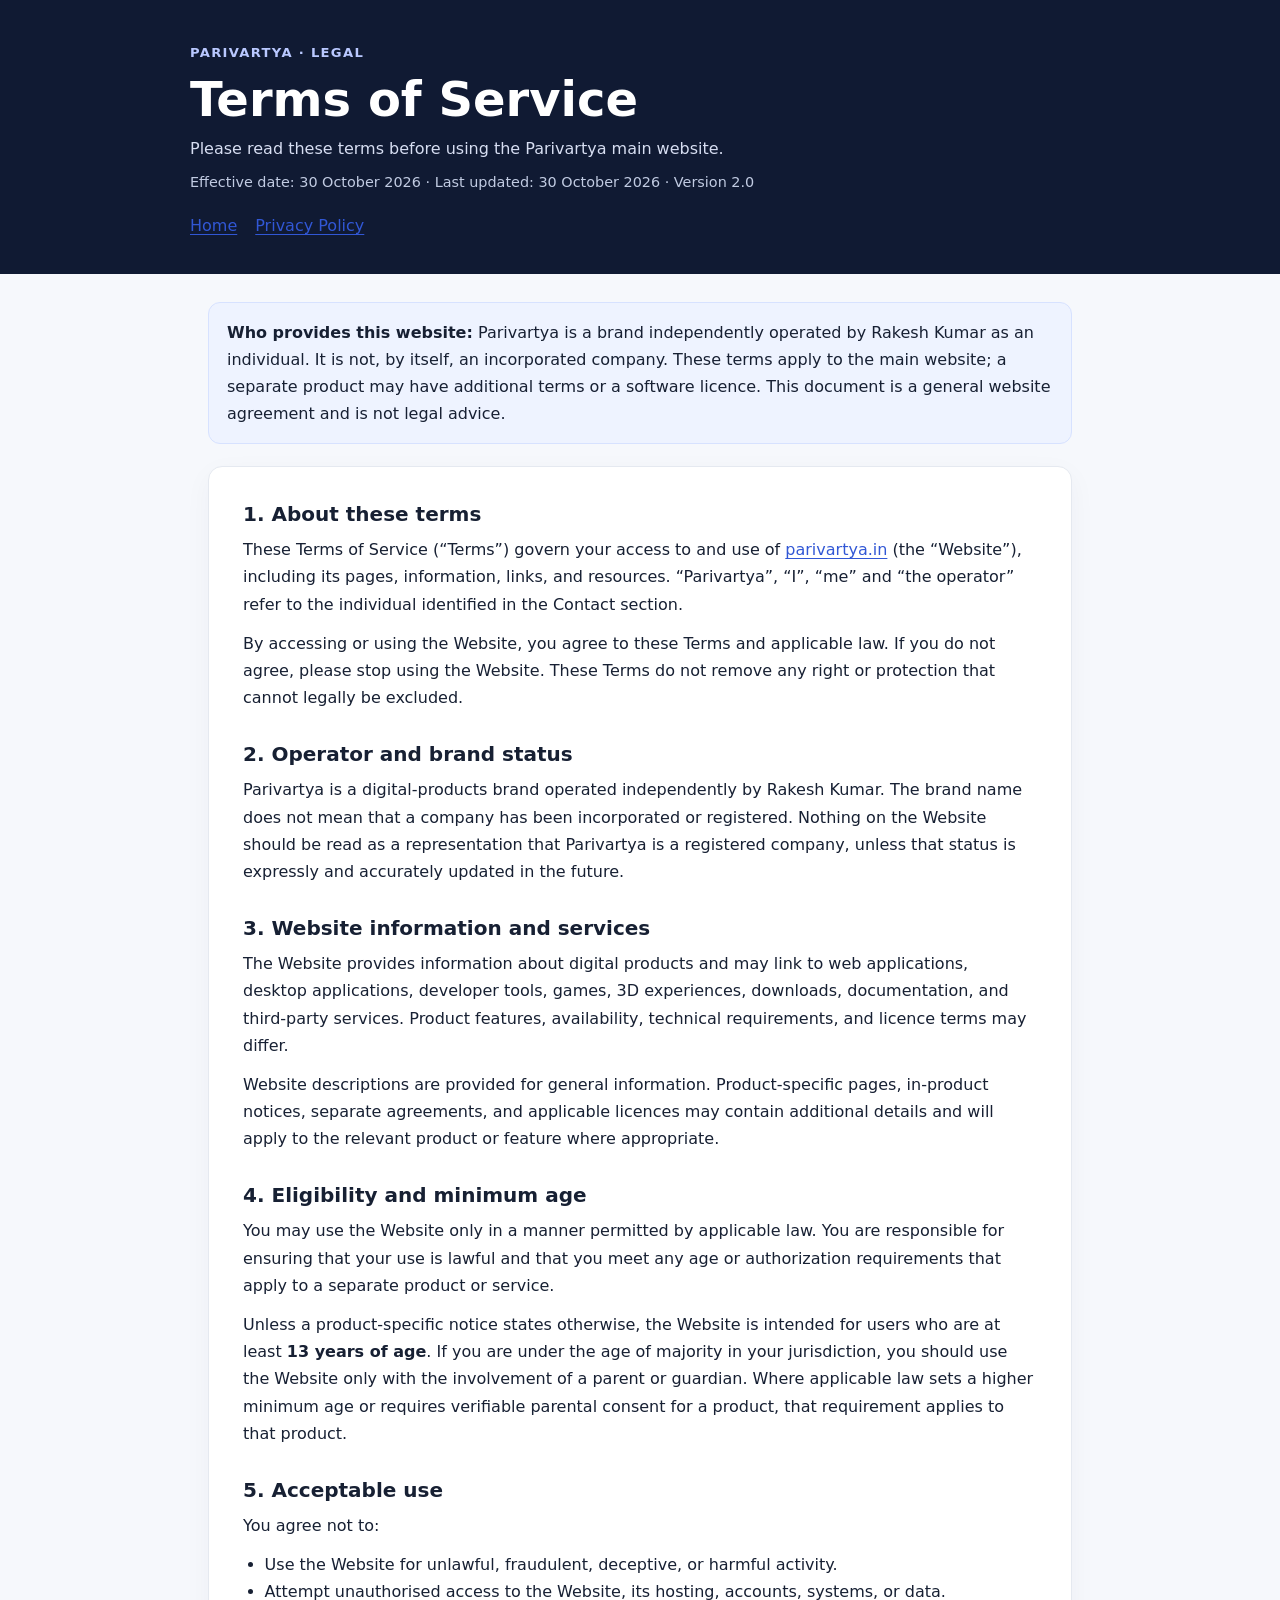
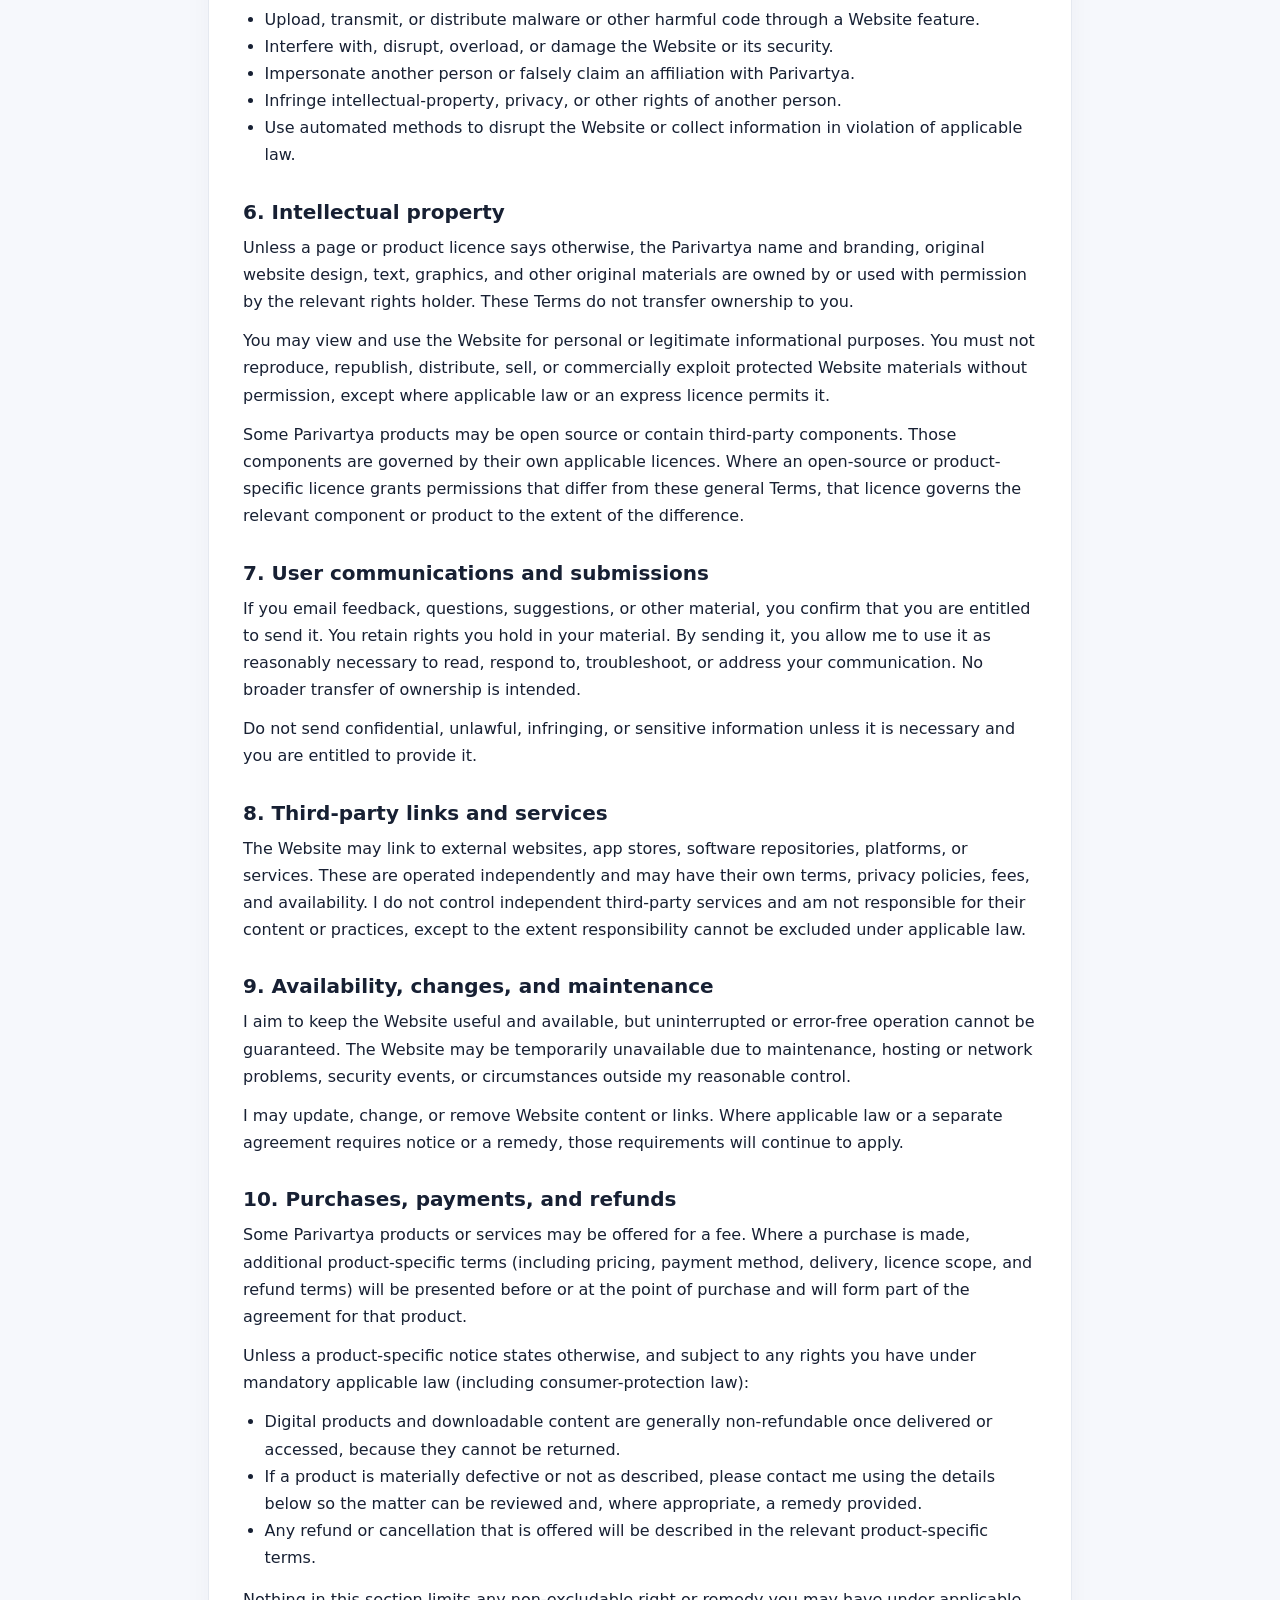
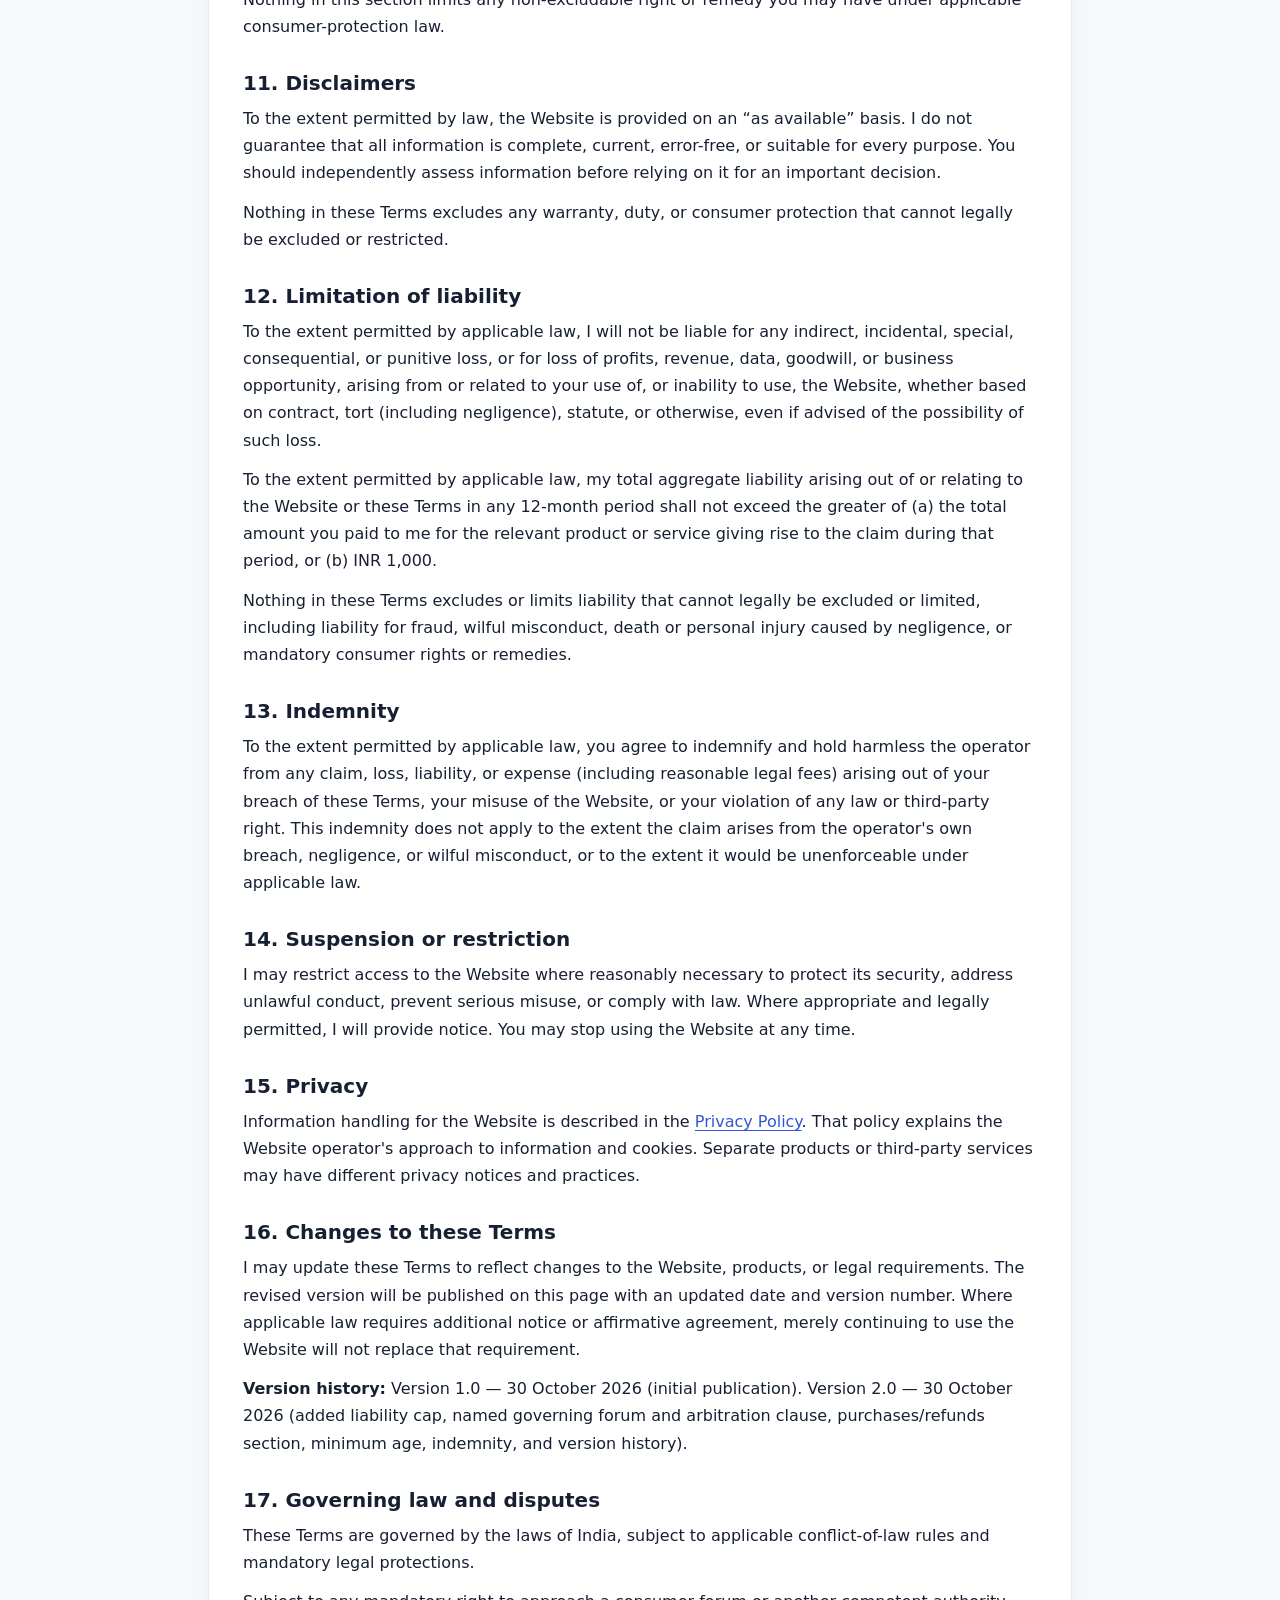
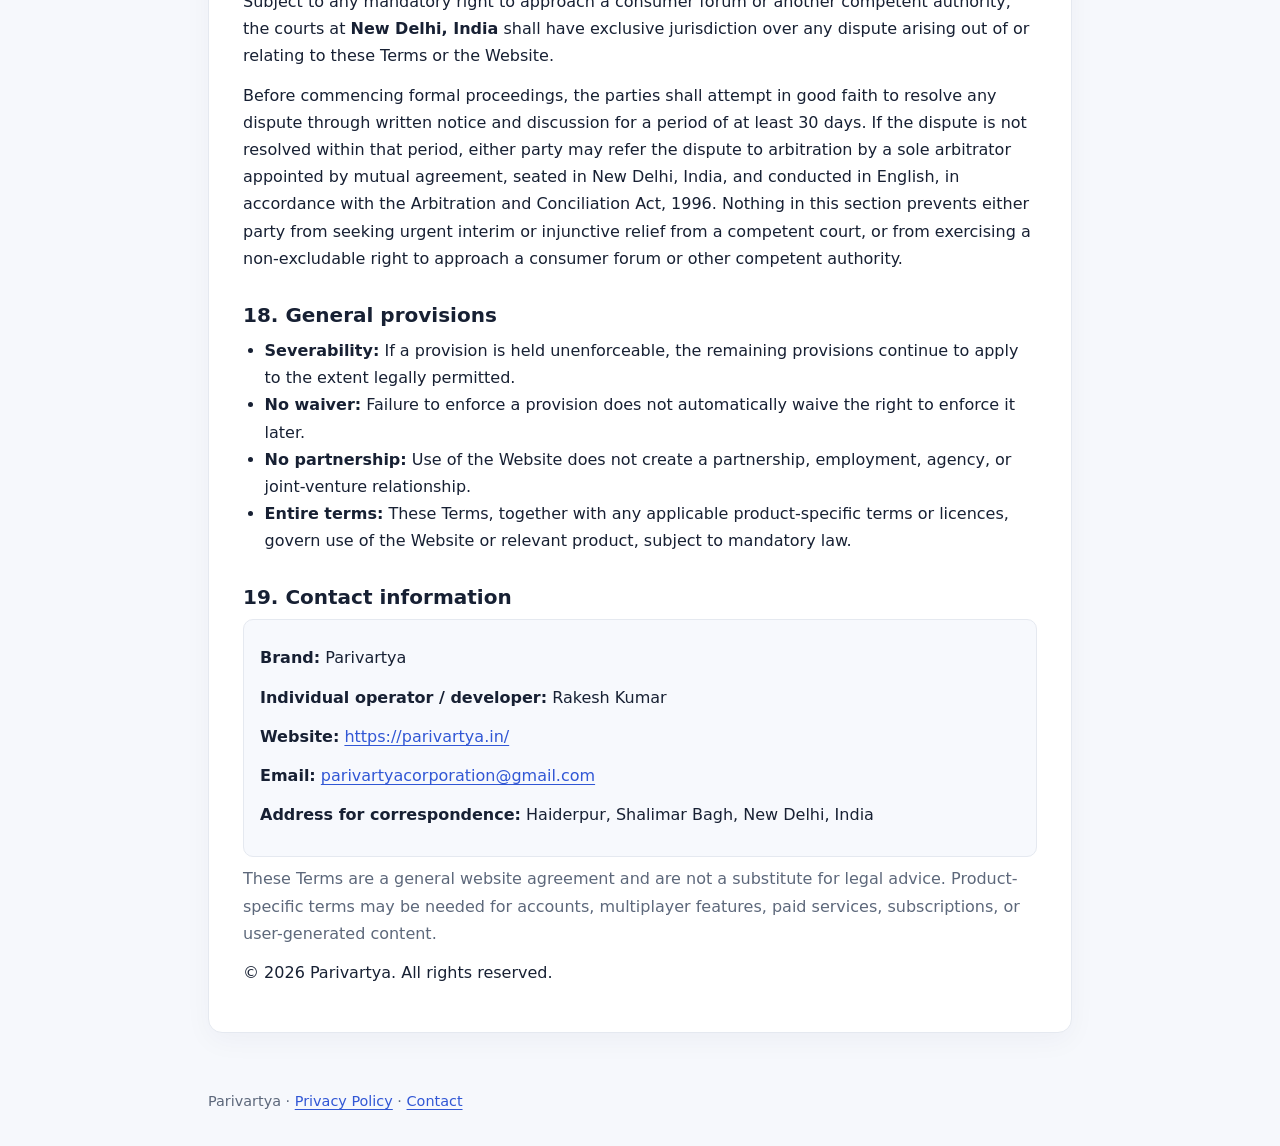
<file: Term_of_service.html>
<!doctype html>
<html lang="en">
<head>
  <meta charset="utf-8">
  <meta name="viewport" content="width=device-width, initial-scale=1">
  <meta name="description" content="Terms of Service for the Parivartya website at parivartya.in, independently operated by Rakesh Kumar.">
  <meta name="robots" content="index,follow">
  <title>Terms of Service | Parivartya</title>
  <style>
    :root{color-scheme:light;--ink:#172033;--muted:#5d687b;--line:#e5e9f0;--brand:#3157d5;--bg:#f6f8fc;--card:#fff}
    *{box-sizing:border-box}body{margin:0;background:var(--bg);color:var(--ink);font:16px/1.7 system-ui,-apple-system,Segoe UI,Roboto,Arial,sans-serif}
    header{background:#101a33;color:#fff;padding:42px 20px 34px}.head,main,footer{max-width:900px;margin:auto}
    .eyebrow{color:#b9c8ff;font-size:.82rem;font-weight:700;letter-spacing:.1em;text-transform:uppercase}
    h1{font-size:clamp(2rem,5vw,3rem);line-height:1.15;margin:.45rem 0}
    header p{color:#d7def2;margin:.5rem 0}.meta{font-size:.9rem;color:#c1cbe2}
    main{padding:28px 18px 56px}.notice{background:#eef3ff;border:1px solid #d7e2ff;border-radius:12px;padding:16px 18px;margin-bottom:22px}
    article{background:var(--card);border:1px solid var(--line);border-radius:14px;padding:clamp(20px,4vw,34px);box-shadow:0 8px 28px rgba(20,35,70,.04)}
    h2{font-size:1.25rem;line-height:1.35;margin:30px 0 8px}h2:first-child{margin-top:0}
    p{margin:8px 0 12px}ul{padding-left:1.35rem;margin:8px 0 14px}a{color:var(--brand);text-underline-offset:3px}
    .muted{color:var(--muted)}.contact{background:#f7f9fd;border:1px solid var(--line);padding:16px;border-radius:10px}
    nav{margin-top:18px;display:flex;gap:18px;flex-wrap:wrap}footer{padding:0 18px 32px;color:var(--muted);font-size:.9rem}
    @media print{body{background:#fff}header{background:#fff;color:#000;padding:10px 0}header p,.meta,.eyebrow{color:#333}main{padding:10px 0}article{box-shadow:none;border:0;padding:0}a{color:#000}footer{padding:10px 0}}
  </style>
</head>
<body>
<header>
  <div class="head">
    <div class="eyebrow">Parivartya · Legal</div>
    <h1>Terms of Service</h1>
    <p>Please read these terms before using the Parivartya main website.</p>
    <div class="meta">Effective date: 30 October 2026 · Last updated: 30 October 2026 · Version 2.0</div>
    <nav aria-label="Legal navigation">
      <a href="https://parivartya.in/">Home</a>
      <a href="https://parivartya.in/privacy_policy">Privacy Policy</a>
    </nav>
  </div>
</header>
<main>
  <div class="notice"><strong>Who provides this website:</strong> Parivartya is a brand independently operated by Rakesh Kumar as an individual. It is not, by itself, an incorporated company. These terms apply to the main website; a separate product may have additional terms or a software licence. This document is a general website agreement and is not legal advice.</div>
  <article>
    <h2>1. About these terms</h2>
    <p>These Terms of Service (“Terms”) govern your access to and use of <a href="https://parivartya.in/">parivartya.in</a> (the “Website”), including its pages, information, links, and resources. “Parivartya”, “I”, “me” and “the operator” refer to the individual identified in the Contact section.</p>
    <p>By accessing or using the Website, you agree to these Terms and applicable law. If you do not agree, please stop using the Website. These Terms do not remove any right or protection that cannot legally be excluded.</p>

    <h2>2. Operator and brand status</h2>
    <p>Parivartya is a digital-products brand operated independently by Rakesh Kumar. The brand name does not mean that a company has been incorporated or registered. Nothing on the Website should be read as a representation that Parivartya is a registered company, unless that status is expressly and accurately updated in the future.</p>

    <h2>3. Website information and services</h2>
    <p>The Website provides information about digital products and may link to web applications, desktop applications, developer tools, games, 3D experiences, downloads, documentation, and third-party services. Product features, availability, technical requirements, and licence terms may differ.</p>
    <p>Website descriptions are provided for general information. Product-specific pages, in-product notices, separate agreements, and applicable licences may contain additional details and will apply to the relevant product or feature where appropriate.</p>

    <h2>4. Eligibility and minimum age</h2>
    <p>You may use the Website only in a manner permitted by applicable law. You are responsible for ensuring that your use is lawful and that you meet any age or authorization requirements that apply to a separate product or service.</p>
    <p>Unless a product-specific notice states otherwise, the Website is intended for users who are at least <strong>13 years of age</strong>. If you are under the age of majority in your jurisdiction, you should use the Website only with the involvement of a parent or guardian. Where applicable law sets a higher minimum age or requires verifiable parental consent for a product, that requirement applies to that product.</p>

    <h2>5. Acceptable use</h2>
    <p>You agree not to:</p>
    <ul>
      <li>Use the Website for unlawful, fraudulent, deceptive, or harmful activity.</li>
      <li>Attempt unauthorised access to the Website, its hosting, accounts, systems, or data.</li>
      <li>Upload, transmit, or distribute malware or other harmful code through a Website feature.</li>
      <li>Interfere with, disrupt, overload, or damage the Website or its security.</li>
      <li>Impersonate another person or falsely claim an affiliation with Parivartya.</li>
      <li>Infringe intellectual-property, privacy, or other rights of another person.</li>
      <li>Use automated methods to disrupt the Website or collect information in violation of applicable law.</li>
    </ul>

    <h2>6. Intellectual property</h2>
    <p>Unless a page or product licence says otherwise, the Parivartya name and branding, original website design, text, graphics, and other original materials are owned by or used with permission by the relevant rights holder. These Terms do not transfer ownership to you.</p>
    <p>You may view and use the Website for personal or legitimate informational purposes. You must not reproduce, republish, distribute, sell, or commercially exploit protected Website materials without permission, except where applicable law or an express licence permits it.</p>
    <p>Some Parivartya products may be open source or contain third-party components. Those components are governed by their own applicable licences. Where an open-source or product-specific licence grants permissions that differ from these general Terms, that licence governs the relevant component or product to the extent of the difference.</p>

    <h2>7. User communications and submissions</h2>
    <p>If you email feedback, questions, suggestions, or other material, you confirm that you are entitled to send it. You retain rights you hold in your material. By sending it, you allow me to use it as reasonably necessary to read, respond to, troubleshoot, or address your communication. No broader transfer of ownership is intended.</p>
    <p>Do not send confidential, unlawful, infringing, or sensitive information unless it is necessary and you are entitled to provide it.</p>

    <h2>8. Third-party links and services</h2>
    <p>The Website may link to external websites, app stores, software repositories, platforms, or services. These are operated independently and may have their own terms, privacy policies, fees, and availability. I do not control independent third-party services and am not responsible for their content or practices, except to the extent responsibility cannot be excluded under applicable law.</p>

    <h2>9. Availability, changes, and maintenance</h2>
    <p>I aim to keep the Website useful and available, but uninterrupted or error-free operation cannot be guaranteed. The Website may be temporarily unavailable due to maintenance, hosting or network problems, security events, or circumstances outside my reasonable control.</p>
    <p>I may update, change, or remove Website content or links. Where applicable law or a separate agreement requires notice or a remedy, those requirements will continue to apply.</p>

    <h2>10. Purchases, payments, and refunds</h2>
    <p>Some Parivartya products or services may be offered for a fee. Where a purchase is made, additional product-specific terms (including pricing, payment method, delivery, licence scope, and refund terms) will be presented before or at the point of purchase and will form part of the agreement for that product.</p>
    <p>Unless a product-specific notice states otherwise, and subject to any rights you have under mandatory applicable law (including consumer-protection law):</p>
    <ul>
      <li>Digital products and downloadable content are generally non-refundable once delivered or accessed, because they cannot be returned.</li>
      <li>If a product is materially defective or not as described, please contact me using the details below so the matter can be reviewed and, where appropriate, a remedy provided.</li>
      <li>Any refund or cancellation that is offered will be described in the relevant product-specific terms.</li>
    </ul>
    <p>Nothing in this section limits any non-excludable right or remedy you may have under applicable consumer-protection law.</p>

    <h2>11. Disclaimers</h2>
    <p>To the extent permitted by law, the Website is provided on an “as available” basis. I do not guarantee that all information is complete, current, error-free, or suitable for every purpose. You should independently assess information before relying on it for an important decision.</p>
    <p>Nothing in these Terms excludes any warranty, duty, or consumer protection that cannot legally be excluded or restricted.</p>

    <h2>12. Limitation of liability</h2>
    <p>To the extent permitted by applicable law, I will not be liable for any indirect, incidental, special, consequential, or punitive loss, or for loss of profits, revenue, data, goodwill, or business opportunity, arising from or related to your use of, or inability to use, the Website, whether based on contract, tort (including negligence), statute, or otherwise, even if advised of the possibility of such loss.</p>
    <p>To the extent permitted by applicable law, my total aggregate liability arising out of or relating to the Website or these Terms in any 12-month period shall not exceed the greater of (a) the total amount you paid to me for the relevant product or service giving rise to the claim during that period, or (b) INR 1,000.</p>
    <p>Nothing in these Terms excludes or limits liability that cannot legally be excluded or limited, including liability for fraud, wilful misconduct, death or personal injury caused by negligence, or mandatory consumer rights or remedies.</p>

    <h2>13. Indemnity</h2>
    <p>To the extent permitted by applicable law, you agree to indemnify and hold harmless the operator from any claim, loss, liability, or expense (including reasonable legal fees) arising out of your breach of these Terms, your misuse of the Website, or your violation of any law or third-party right. This indemnity does not apply to the extent the claim arises from the operator's own breach, negligence, or wilful misconduct, or to the extent it would be unenforceable under applicable law.</p>

    <h2>14. Suspension or restriction</h2>
    <p>I may restrict access to the Website where reasonably necessary to protect its security, address unlawful conduct, prevent serious misuse, or comply with law. Where appropriate and legally permitted, I will provide notice. You may stop using the Website at any time.</p>

    <h2>15. Privacy</h2>
    <p>Information handling for the Website is described in the <a href="https://parivartya.in/privacy_policy">Privacy Policy</a>. That policy explains the Website operator's approach to information and cookies. Separate products or third-party services may have different privacy notices and practices.</p>

    <h2>16. Changes to these Terms</h2>
    <p>I may update these Terms to reflect changes to the Website, products, or legal requirements. The revised version will be published on this page with an updated date and version number. Where applicable law requires additional notice or affirmative agreement, merely continuing to use the Website will not replace that requirement.</p>
    <p><strong>Version history:</strong> Version 1.0 — 30 October 2026 (initial publication). Version 2.0 — 30 October 2026 (added liability cap, named governing forum and arbitration clause, purchases/refunds section, minimum age, indemnity, and version history).</p>

    <h2>17. Governing law and disputes</h2>
    <p>These Terms are governed by the laws of India, subject to applicable conflict-of-law rules and mandatory legal protections.</p>
    <p>Subject to any mandatory right to approach a consumer forum or another competent authority, the courts at <strong>New Delhi, India</strong> shall have exclusive jurisdiction over any dispute arising out of or relating to these Terms or the Website.</p>
    <p>Before commencing formal proceedings, the parties shall attempt in good faith to resolve any dispute through written notice and discussion for a period of at least 30 days. If the dispute is not resolved within that period, either party may refer the dispute to arbitration by a sole arbitrator appointed by mutual agreement, seated in New Delhi, India, and conducted in English, in accordance with the Arbitration and Conciliation Act, 1996. Nothing in this section prevents either party from seeking urgent interim or injunctive relief from a competent court, or from exercising a non-excludable right to approach a consumer forum or other competent authority.</p>

    <h2>18. General provisions</h2>
    <ul>
      <li><strong>Severability:</strong> If a provision is held unenforceable, the remaining provisions continue to apply to the extent legally permitted.</li>
      <li><strong>No waiver:</strong> Failure to enforce a provision does not automatically waive the right to enforce it later.</li>
      <li><strong>No partnership:</strong> Use of the Website does not create a partnership, employment, agency, or joint-venture relationship.</li>
      <li><strong>Entire terms:</strong> These Terms, together with any applicable product-specific terms or licences, govern use of the Website or relevant product, subject to mandatory law.</li>
    </ul>

    <h2>19. Contact information</h2>
    <div class="contact">
      <p><strong>Brand:</strong> Parivartya</p>
      <p><strong>Individual operator / developer:</strong> Rakesh Kumar</p>
      <p><strong>Website:</strong> <a href="https://parivartya.in/">https://parivartya.in/</a></p>
      <p><strong>Email:</strong> <a href="mailto:parivartyacorporation@gmail.com">parivartyacorporation@gmail.com</a></p>
      <p><strong>Address for correspondence:</strong> Haiderpur, Shalimar Bagh, New Delhi, India</p>
    </div>
    <p class="muted">These Terms are a general website agreement and are not a substitute for legal advice. Product-specific terms may be needed for accounts, multiplayer features, paid services, subscriptions, or user-generated content.</p>
    <p>© 2026 Parivartya. All rights reserved.</p>
  </article>
</main>
<footer>Parivartya · <a href="https://parivartya.in/privacy_policy">Privacy Policy</a> · <a href="mailto:parivartyacorporation@gmail.com">Contact</a></footer>
</body>
</html>
</file>
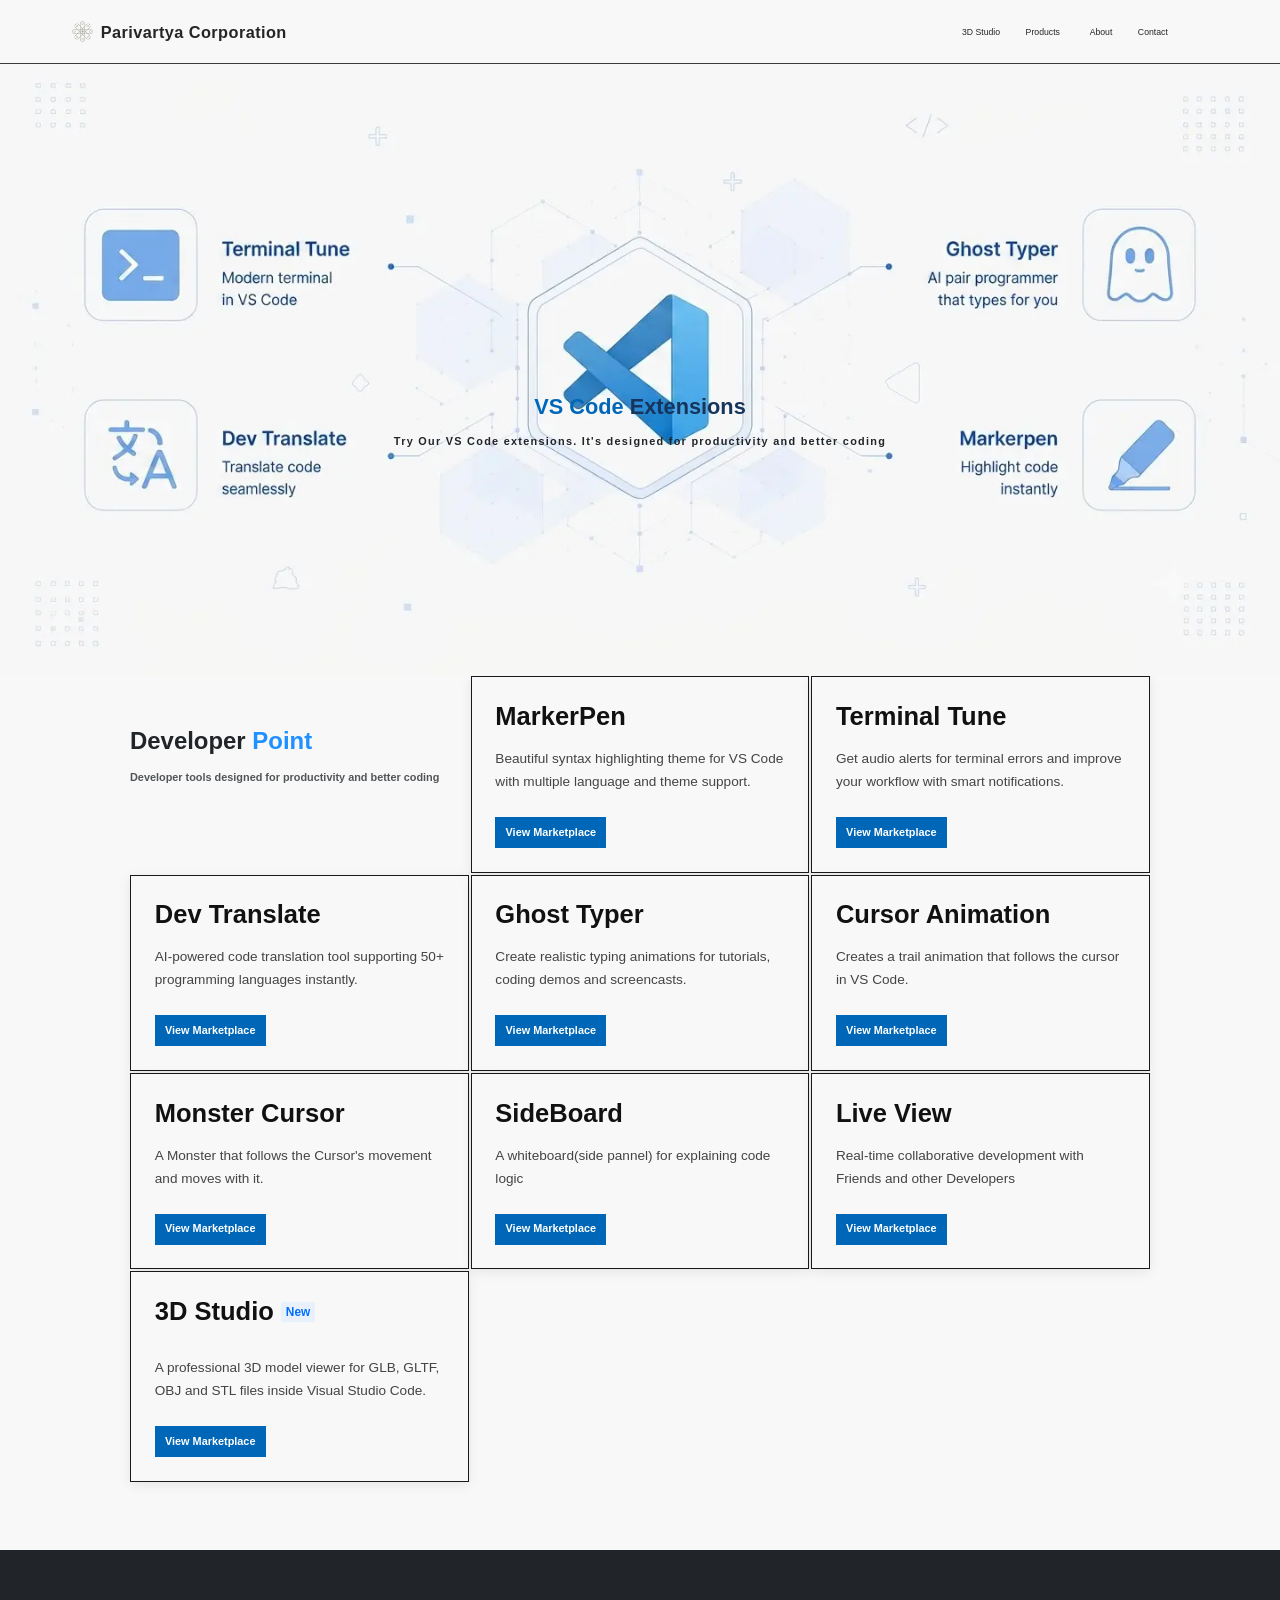
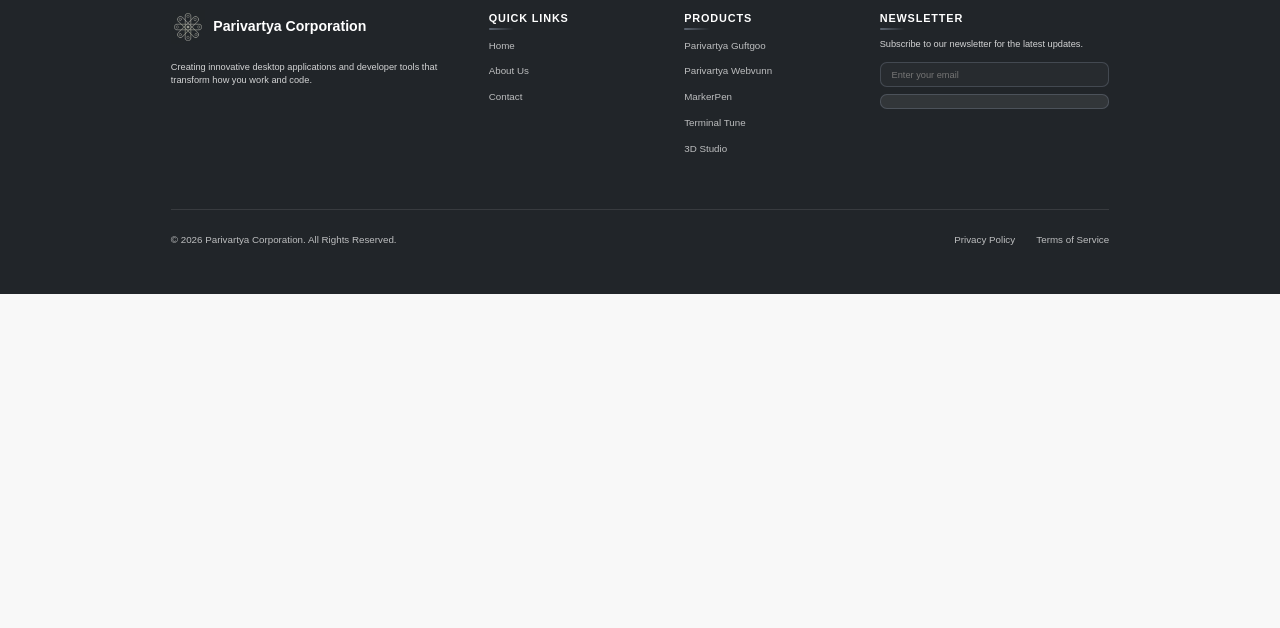
<file: vs_code.html>
<!DOCTYPE html>
<html lang="en">

<head>
  <meta charset="UTF-8" />
  <meta name="viewport" content="width=device-width, initial-scale=1.0" />
  <link rel="canonical" href="https://parivartya.in/vs_code.html" />
  <link rel="icon" href="https://raw.githubusercontent.com/RKCHAUHAN001/Parivartay/refs/heads/main/website_logo.ico"
    sizes="48x48" type="image/x-icon">

  <title>VS Code Extensions | Parivartya Corporation</title>
  <meta name="description"
    content="Parivartya VS Code Extensions: MarkerPen, Terminal Tune, Dev Translate, Ghost Typer." />
  <meta name="keywords" content="Parivartya VS Code Extensions, MarkerPen, Terminal Tune, Dev Translate, Ghost Typer" />

  <link rel="stylesheet" href="./styles.css" />
  <link rel="preconnect" href="https://fonts.googleapis.com" />
  <link rel="preconnect" href="https://fonts.gstatic.com" crossorigin />
</head>

<body data-page="vscode">
  <!-- Dynamic Header -->
  <header class="header">
    <div id="header-placeholder"></div>
    <div id="navbar-placeholder"></div>
  </header>
  <main>
    <!-- Hero Section -->
    <section class="products-hero">
      <img src="/Assets/Vs_code02.webp" alt="Parivartya VS Code extensions showcase" class="products-hero-bg" width="1200" height="675" fetchpriority="high" decoding="sync" />
      <div class="container">
        <div class="products-hero-content" style="padding-top:130px; padding-bottom:40px;">
          <h1>VS Code <span class="highlight">Extensions</span></h1>
          <p>Try Our VS Code extensions. It's designed for productivity and better coding</p>
        </div>
      </div>
    </section>

    <section class="vscode-modern-section">
      <div class="container">


        <div class="vscode-grid">

          <div class="feature-vscode">
            <h2>Developer <span class="highlight">Point</span></h2>
            <p>Developer tools designed for productivity and better coding</p>
          </div>


          <!-- MarkerPen -->
          <div class="vscode-card">

            <div class="vscode-content">

              <!-- <span class="vscode-badge">
              VS Code Extension
            </span> -->

              <h3>MarkerPen</h3>

              <p>
                Beautiful syntax highlighting theme for VS Code
                with multiple language and theme support.
              </p>

              <a href="https://marketplace.visualstudio.com/items?itemName=Parivartya.markerpen" target="_blank"
                class="vscode-btn">
                View Marketplace
              </a>

            </div>
          </div>

          <!-- Terminal Tune -->
          <div class="vscode-card">


            <div class="vscode-content">

              <!-- <span class="vscode-badge">
              VS Code Extension
            </span> -->

              <h3>Terminal Tune</h3>

              <p>
                Get audio alerts for terminal errors and improve
                your workflow with smart notifications.
              </p>

              <a href="https://marketplace.visualstudio.com/items?itemName=Parivartya.terminal-tune" target="_blank"
                class="vscode-btn">
                View Marketplace
              </a>

            </div>
          </div>

          <!-- Dev Translate -->
          <div class="vscode-card">


            <div class="vscode-content">

              <!-- <span class="vscode-badge featured">
              AI Powered
            </span> -->

              <h3>Dev Translate</h3>

              <p>
                AI-powered code translation tool supporting
                50+ programming languages instantly.
              </p>

              <a href="https://marketplace.visualstudio.com/items?itemName=Parivartya.dev-translate" target="_blank"
                class="vscode-btn">
                View Marketplace
              </a>

            </div>
          </div>

          <!-- Ghost Typer -->
          <div class="vscode-card">


            <div class="vscode-content">

              <!-- <span class="vscode-badge">
              VS Code Extension
            </span> -->

              <h3>Ghost Typer</h3>

              <p>
                Create realistic typing animations for tutorials,
                coding demos and screencasts.
              </p>

              <a href="https://marketplace.visualstudio.com/items?itemName=Parivartya.ghost-typer" target="_blank"
                class="vscode-btn">
                View Marketplace
              </a>

            </div>
          </div>

          <!-- Cursor Animation -->
          <div class="vscode-card">

            <div class="vscode-content">

              <!-- <span class="vscode-badge">
              VS Code Extension
            </span> -->

              <h3>Cursor Animation</h3>

              <p>
                Creates a trail animation that follows the cursor in VS Code.
              </p>

              <a href="https://marketplace.visualstudio.com/items?itemName=RKCHAUHAN.cursor-animation" target="_blank"
                class="vscode-btn">
                View Marketplace
              </a>

            </div>
          </div>

          <!-- Monster Cursor -->
          <div class="vscode-card">


            <div class="vscode-content">

              <!-- <span class="vscode-badge">
              VS Code Extension
            </span> -->

              <h3>Monster Cursor</h3>

              <p>
                A Monster that follows the Cursor's movement and moves with it.
              </p>

              <a href="https://marketplace.visualstudio.com/items?itemName=RKCHAUHAN.monster-cursor" target="_blank"
                class="vscode-btn">
                View Marketplace
              </a>

            </div>
          </div>

          <!-- SideBoard -->
          <div class="vscode-card">




            <div class="vscode-content">

              <!-- <span class="vscode-badge">
              VS Code Extension
            </span> -->

              <h3>SideBoard</h3>

              <p>
                A whiteboard(side pannel) for explaining code logic
              </p>

              <a href="https://marketplace.visualstudio.com/items?itemName=Parivartya.sideboard" target="_blank"
                class="vscode-btn">
                View Marketplace
              </a>

            </div>
          </div>

          <!-- Live View -->
          <div class="vscode-card">


            <div class="vscode-content">

              <h3>Live View</h3>

              <p>
                Real-time collaborative development with Friends and other Developers
              </p>

              <a href="https://marketplace.visualstudio.com/items?itemName=Parivartya.live-view" target="_blank"
                class="vscode-btn">
                View Marketplace
              </a>

            </div>
          </div>

          <!-- Live View -->
          <div class="vscode-card">


            <div class="vscode-content">

              <h3>3D Studio<span class="vscode-badge"
                  style="top: 0; right: 0; transform: translate(20%, -20%); color: rgb(0, 110, 255);">New</span></h3>


              <p>
                A professional 3D model viewer for GLB, GLTF, OBJ and STL files inside Visual Studio Code.
              </p>

              <a href="https://marketplace.visualstudio.com/items?itemName=Parivartya.3d-studio" target="_blank"
                class="vscode-btn">
                View Marketplace
              </a>

            </div>
          </div>

        </div>

      </div>
    </section>
  </main>

  <!-- Donation Place Holder -->
  <!-- <div id="donation-placeholder"></div> -->


  <!-- Dynamic Footer -->
  <footer class="footer">
    <div class="container">
      <div id="footer-placeholder"></div>
    </div>
  </footer>

  <script src="script.js"></script>
  <!-- <script src="load-donation.js"></script> -->
</body>

</html>
</file>
<file: styles.css>
/* ========================================
   Parivartya Corporation - Corporate Website
   Sky Blue and White Theme
   ======================================== */

/* CSS Variables */
:root {
    --primary-color: #87CEEB;
    --primary-dark: #5CB3D9;
    --primary-light: #B0E0E6;
    --secondary-color: #1E90FF;
    --white: #ffffff;
    --off-white: #f8f9fa;
    --light-gray: #e9ecef;
    --gray: #6c757d;
    --dark-gray: #343a40;
    --text-dark: #212529;
    --text-light: #6c757d;
    --shadow: 0 4px 20px rgba(0, 0, 0, 0.1);
    --transition: all 0.3s ease;
}

/* Reset & Base Styles */
* {
    margin: 0;
    padding: 0;
    box-sizing: border-box;
}

html {
    scroll-behavior: smooth;
    font-size: 80%;
    /* Reduces all rem-based sizes proportionally */
}

body {
    font-family: 'Segoe UI', Tahoma, Geneva, Verdana, sans-serif;
    line-height: 1.6;
    color: var(--text-dark);
    background-color: #F8F8F8;
    overflow-x: hidden;
    zoom: 0.85;
    /* or 70% */
}

.container {
    max-width: 1200px;
    margin: 0 auto;
}

a {
    text-decoration: none;
    color: inherit;
}

ul {
    list-style: none;
}

img {
    max-width: 100%;
    height: auto;
}

.logo a {
    display: flex;
    align-items: center;
    text-decoration: none;
    color: inherit;
    /* keeps the text color unchanged */
}


/* Typography */
h1,
h2,
h3,
h4,
h5,
h6 {
    font-weight: 600;
    line-height: 1.2;
    margin-bottom: 15px;
}

p {
    margin-bottom: 15px;
}

/* Force Font Awesome to use font-display: swap */
@font-face {
  font-family: 'Font Awesome 6 Free';
  font-style: normal;
  font-weight: 900;
  font-display: swap;
  src: url("https://cdnjs.cloudflare.com/ajax/libs/font-awesome/6.4.0/webfonts/fa-solid-900.woff2") format("woff2");
}

@font-face {
  font-family: 'Font Awesome 6 Brands';
  font-style: normal;
  font-weight: 400;
  font-display: swap;
  src: url("https://cdnjs.cloudflare.com/ajax/libs/font-awesome/6.4.0/webfonts/fa-brands-400.woff2") format("woff2");
}

/* Utility Classes */
.highlight {
    color: var(--secondary-color);
}

.section-header {
    text-align: center;
    margin-bottom: 60px;
}

.section-header h2 {
    font-size: 2rem;
    color: var(--text-dark);
}

.section-header p {
    font-size: 1.1rem;
    color: var(--text-dark);
    font-weight: bolder;
    letter-spacing: 60%;
    word-spacing: 40%;
    display: inline-block;
    text-align: right;
    /* Essential to keep the line fitting just the text width */
    border-bottom: 3px solid var(--text-dark);
    /* Thickness, style (solid/dashed/dotted), and color */
    padding-bottom: 4px;
    /* Space between text and line */

}

/* Buttons */
.btn {
    display: inline-block;
    padding: 12px 30px;
    border-radius: 50px;
    font-weight: 500;
    font-size: 1rem;
    cursor: pointer;
    transition: var(--transition);
    border: 2px solid transparent;
}

.btn-primary {
    background: var(--primary-color);
    color: var(--text-dark);
}

.btn-primary:hover {
    background: var(--primary-dark);
    transform: translateY(-2px);
    box-shadow: var(--shadow);
}

.btn-secondary {
    background: transparent;
    border: 2px solid var(--white);
    color: var(--white);
}

.btn-secondary:hover {
    background: var(--white);
    color: var(--primary-color);
}

/* ========================================
   Header Styles
   ======================================== */
.header {
    position: sticky;
    top: 0;
    left: 0;
    width: 100%;
    background-color: #F8F8F8;
    opacity: 0.95;
    z-index: 1000;
    border-bottom: 2px solid #333333;
    padding: 10px 0;
    transition: var(--transition);
}

.header.scrolled {
    padding: 10px 0;
}

.header .container {
    display: flex;
    align-items: center;
}

.header-container {
    display: flex;
    justify-content: space-between;
    /* Logo on Left, Nav/Toggle on Right */
    align-items: center;
    /* Vertical alignment */
    padding: 12px 32px;
    position: relative;
    width: 100%;
    box-sizing: border-box;
}

.header-container .logo {
    margin: 0 50px;
}

.header-container .nav {
    display: flex;
    margin: 0 100px;
}

.logo a {
    gap: 0.5rem;
    display: flex;
    align-items: center;
}

.logo img {
    height: 30px;
    width: auto;
}

.logo span {
    font-size: 1.5em;
    font-weight: 600;
    color: #1a1a1a;
    font-family: "Segoe UI", sans-serif;
    letter-spacing: 0.5px;
    font-style: normal;
    text-rendering: optimizeLegibility;
}

.nav-list {
    display: flex;
    gap: 2rem;

}

.nav-list a {
    font-size: 0.8rem;
    font-weight: 500;
    color: var(--text-dark);
    position: relative;
    transition: var(--transition);
}

.nav-list a::after {
    content: '';
    position: absolute;
    bottom: -5px;
    left: 0;
    width: 0;
    height: 2px;
    background: var(--primary-color);
    transition: var(--transition);
}

.nav-list a:hover::after,
.nav-list a.active::after {
    width: 100%;
}

.nav-list a:hover,
.nav-list a.active {
    color: var(--primary-color);
}

.mobile-toggle {
    display: none;
    font-size: 1.5rem;
    cursor: pointer;
    color: var(--text-dark);
}


/* ========================================
   Products Section (Home Page)
   ======================================== */
/* =========================
   CATEGORY SECTION
========================= */

.categories-section {
    padding: 80px 0;
}

.categories-grid {
    display: grid;
    grid-template-columns: repeat(auto-fit, minmax(280px, 1fr));
    gap: 10px;
    margin-top: 50px;
}

.category-card {
    overflow: hidden;
    transition: 0.3s ease;
    box-shadow: 0 4px 12px rgba(0, 0, 0, 0.08);
    padding: 10px 20px;
}

.category-card:hover {
    transform: translateY(-8px);
    box-shadow: 0 10px 24px rgba(0, 0, 0, 0.15);
}

.category-card img {
    width: 100%;
    height: 220px;
    object-fit: cover;
    background: #F8F8F8;
    padding: 10px 0;
}

.category-content {
    padding: 24px;
}

.category-content h3 {
    font-size: 32px;
    margin-bottom: 15px;
    color: #111;
}

.category-content p {
    font-size: 16px;
    color: #444;
    line-height: 1.7;
    margin-bottom: 25px;
}

.category-btn {
    display: inline-block;
    background: #0067b8;
    color: #F8F8F8;
    text-decoration: none;
    padding: 12px 22px;
    font-weight: 600;
    transition: 0.3s;
}

.category-btn:hover {
    background: #004f8a;
}

@media (max-width: 768px) {

    .category-content h3 {
        font-size: 26px;
    }

    .category-card img {
        height: 190px;
    }
}

/* .featured-badge--small {
    marker class; actual positioning handled by .featured-badge
} */

.product-icon--small {
    width: 48px;
    height: 48px;
    border-radius: 14px;
    margin: 0 0 12px;
}

.product-icon--small i {
    font-size: 1.4rem;
}

.product-icon-img {
    width: 100%;
    height: 100%;
    object-fit: contain;
    border-radius: 14px;
}

.product-card--rect {
    border-radius: 10px;
}

.product-card--small.product-card--rect {
    text-align: left;
    background: rgba(255, 255, 255, 0.95);
}

.product-card--small.product-card--rect:hover {
    transform: translateY(-4px);
}

.product-title--small {
    font-size: 1.15rem !important;
    margin-bottom: 6px !important;
}

.product-type--small {
    margin-bottom: 10px !important;
    letter-spacing: 0.5px;
}

.product-desc--small {
    margin-bottom: 14px !important;
    font-size: 0.9rem !important;
    line-height: 1.5 !important;
}

.btn--small {
    padding: 9px 16px;
    font-size: 0.9rem;
    border-radius: 30px;
}

.product-card--small:hover {
    transform: translateY(-6px);
}

.products-section .product-card {
    background: var(--white);
    padding: 40px 30px;
    border-radius: 20px;
    text-align: center;
    transition: var(--transition);
    border: 2px solid var(--light-gray);
    position: relative;
}

.products-section .product-card:hover {
    transform: translateY(-10px);
    border-color: var(--primary-color);
    box-shadow: 0 20px 60px rgba(135, 206, 235, 0.2);
}

.products-section .product-card.featured {
    border-color: var(--primary-color);
    background: linear-gradient(180deg, rgba(135, 206, 235, 0.1) 0%, var(--white) 100%);
}

.products-section .featured-badge {
    position: absolute;
    top: -12px;
    left: 50%;
    transform: translateX(-50%);
    background: var(--primary-color);
    color: var(--text-dark);
    padding: 5px 15px;
    border-radius: 20px;
    font-size: 0.8rem;
    font-weight: 600;
}

.products-section .product-icon {
    width: 80px;
    height: 80px;
    background: linear-gradient(135deg, var(--primary-light), var(--primary-color));
    border-radius: 20px;
    display: flex;
    align-items: center;
    justify-content: center;
    margin: 0 auto 25px;
    transition: var(--transition);
}

.products-section .product-card:hover .product-icon {
    transform: scale(1.1) rotate(5deg);
}

.products-section .product-icon i {
    font-size: 2rem;
    color: var(--white);
}

.products-section .product-card h3 {
    font-size: 1.5rem;
    margin-bottom: 8px;
}

.product-type {
    font-size: 0.85rem;
    color: var(--primary-color);
    font-weight: 600;
    text-transform: uppercase;
    letter-spacing: 1px;
    margin-bottom: 15px;
}

.product-desc {
    color: var(--text-light);
    font-size: 0.95rem;
    margin-bottom: 20px;
    line-height: 1.6;
}

.products-section .product-features {
    display: flex;
    flex-direction: column;
    gap: 10px;
    margin-bottom: 25px;
    align-items: center;
}

.products-section .product-features span {
    display: flex;
    align-items: center;
    gap: 8px;
    font-size: 0.9rem;
    color: var(--text-light);
}

.products-section .product-features i {
    color: var(--primary-color);
    font-size: 0.8rem;
}



/* ========================================
   Footer
   ======================================== */
/* ============================================
   EXPANDED FOOTER LAYOUT (FULL-WIDTH SPACING)
   ============================================ */

footer {
    background: var(--text-dark);
    color: var(--white);
    padding: 70px 0 30px;
    width: 100%;
}

/* 1. INCREASE MAX-WIDTH TO SHIFT ITEMS TO FAR LEFT & RIGHT */
.footer-content,
.footer-bottom {
    max-width: 1400px;
    /* Increased from 1200px to push content further left & right */
    width: 92%;
    /* Ensures responsive padding on screen edges */
    margin: 0 auto;
    /* Centers the entire block */
    box-sizing: border-box;
}

/* 2. GRID SETTINGS: EQUAL SPACING ACROSS THE FULL WIDTH */
.footer-content {
    display: grid;
    /* Distributes columns evenly across the entire expanded width */
    grid-template-columns: 1.8fr 1fr 1fr 1.5fr;
    gap: 50px;
    /* Generous gap between columns */
    padding-bottom: 50px;
    border-bottom: 1px solid rgba(255, 255, 255, 0.1);
}

.footer-logo {
    display: flex;
    align-items: center;
    gap: 10px;
    margin-bottom: 20px;
}

.footer-logo img {
    height: 40px;
}

.footer-logo span {
    font-size: 1.3rem;
    font-weight: 600;
}

.footer-section h4 {
    color: #ffffff;
    font-size: 1rem;
    font-weight: 600;
    letter-spacing: 1px;
    margin-bottom: 1.2rem;
    text-transform: uppercase;
    position: relative;
    display: inline-block;
}

.footer-section h4::after {
    content: '';
    position: absolute;
    bottom: -6px;
    left: 0;
    width: 30px;
    height: 2px;
    background: linear-gradient(90deg, rgba(180, 195, 220, 0.4), transparent);
    border-radius: 2px;
}

.footer-section ul {
    list-style: none;
    padding: 0;
    margin: 0;
}

.footer-section ul li {
    margin-bottom: 12px;
    font-size: 0.9rem;
}

.footer-section ul a {
    color: rgba(255, 255, 255, 0.7);
    text-decoration: none;
    transition: all 0.2s ease;
}

.footer-section ul a:hover {
    color: var(--primary-color, #38bdf8);
    padding-left: 5px;
}

.social-links {
    display: flex;
    gap: 16px;
    margin-top: 20px;
}

.social-links a {
    color: rgba(255, 255, 255, 0.7);
    font-size: 1.1rem;
    transition: color 0.2s ease;
}

.social-links a:hover {
    color: #ffffff;
}

/* ============================================
   NEWSLETTER STYLES
   ============================================ */

.footer-section p {
    font-size: 0.85rem;
    color: rgba(255, 255, 255, 0.8);
    margin-bottom: 1rem;
    line-height: 1.5;
}

.footer-section input[type="email"] {
    width: 100%;
    padding: 0.6rem 1rem;
    border-radius: 8px;
    border: 1px solid rgba(180, 195, 220, 0.2);
    background: rgba(255, 255, 255, 0.03);
    color: #ffffff;
    font-size: 0.85rem;
    outline: none;
    box-sizing: border-box;
}

.footer-section #newsletterSubscribeBtn {
    margin-top: 0.6rem;
    width: 100%;
    padding: 0.6rem 1rem;
    border-radius: 8px;
    border: 1px solid rgba(180, 195, 220, 0.2);
    background: rgba(255, 255, 255, 0.08);
    color: #ffffff;
    font-size: 0.85rem;
    cursor: pointer;
    display: flex;
    align-items: center;
    justify-content: center;
}

/* ============================================
   FOOTER BOTTOM (PUSHED LEFT & RIGHT)
   ============================================ */

.footer-bottom {
    display: flex;
    justify-content: space-between;
    /* Pushes copyright far left, links far right */
    align-items: center;
    padding-top: 24px;
    font-size: 0.85rem;
    color: rgba(255, 255, 255, 0.6);
}

.footer-bottom p {
    margin: 0;
}

.footer-links {
    display: flex;
    gap: 24px;
}

.footer-links a {
    color: rgba(255, 255, 255, 0.6);
    text-decoration: none;
}

.footer-links a:hover {
    color: #ffffff;
}

/* RESPONSIVE LAYOUT */
@media (max-width: 900px) {
    .footer-content {
        grid-template-columns: 1fr 1fr;
        gap: 32px;
    }
}

@media (max-width: 600px) {
    .footer-content {
        grid-template-columns: 1fr;
    }

    .footer-bottom {
        flex-direction: column;
        gap: 12px;
        text-align: center;
    }
}

/* ============================================
   RESPONSIVE DESIGN
   ============================================ */

/* Tablet and Mobile */
@media (max-width: 768px) {
    .footer-section:last-child {
        width: 100%;
        margin-top: 1.5rem;
    }

    #newsletterEmailInput {
        padding: 0.65rem 0.85rem;
    }

    #newsletterSubscribeBtn {
        padding: 0.65rem 1rem;
    }
}

/* Small Mobile */
@media (max-width: 480px) {
    .footer-section h4 {
        font-size: 1rem;
    }

    .footer-section p {
        font-size: 0.8rem;
    }

    #newsletterEmailInput,
    #newsletterSubscribeBtn {
        padding: 0.6rem 0.8rem;
        font-size: 0.8rem;
    }
}

.footer-bottom {
    display: flex;
    justify-content: space-between;
    align-items: center;
    padding: 25px 0;
}

.footer-bottom p {
    color: rgba(255, 255, 255, 0.7);
    margin-bottom: 0;
    font-size: 0.9rem;
    font-weight: 500;
}

.footer-links {
    display: flex;
    gap: 25px;
}

.footer-links a {
    font-size: 0.9rem;
    color: rgba(255, 255, 255, 0.7);
    transition: var(--transition);
}

.footer-links a:hover {
    color: var(--primary-color);
}

.footer-about {
    max-width: 350px;

}


.footer-about .social-links {
    margin-top: 25px;
}

.footer-about .social-links a {
    height: 40px;
    width: 40px;
    color: var(--white);
    margin: 10px;
    display: inline-flex;
    align-items: center;
    justify-content: center;
    transition: all 0.3s ease;
    /* Smooths the shape and color change */
    border-radius: 4px;
}

.footer-about .social-links a:hover {
    /* background: var(--primary-color); */
    color: var(--text-dark);
    background: var(--primary-color);
    /* Uncommented to see the shape change better */
    border-radius: 50%;
}

/* ========================================
   Products Page Styles
   ======================================== */

/* Products Hero */
.products-hero {
    position: relative;
    padding: 150px 0 80px;
    background: linear-gradient(135deg, #213448 0%, #547792 50%, #94B4C1 100%);
    text-align: center;
    background-size: cover;
    width: 100%;
    min-height: 80vh;
    overflow: hidden;
    background-position: center;
    background-repeat: no-repeat;
}

.products-hero-content h1 {
    font-size: 2rem;
    color: #0067b8;
    margin-bottom: 15px;
    margin-top: 12vh;
}

.products-hero-content h1 .highlight {
    color: #17345d;
}

.products-hero-bg {
  position: absolute;
  inset: 0;
  width: 100%;
  height: 100%;
  object-fit: cover;
}

.products-hero-content {
  position: relative;
  z-index: 1;
}


.products-hero-content p {
    font-size: 1rem;
    color: var(--text-dark);
    font-weight: 700;
    max-width: 600px;
    margin: 0 auto;
    letter-spacing: 1.5px;
}

/* Products Showcase Section */
.products-showcase-section {
    padding: 100px 0;
    background: var(--white);
}

/* Product Showcase */
.product-showcase {
    display: grid;
    grid-template-columns: 1fr 1.5fr;
    gap: 80px;
    align-items: center;
    padding: 60px;
    background: var(--off-white);
    border-radius: 25px;
    margin-bottom: 60px;
    transition: var(--transition);
}

.product-showcase:hover {
    box-shadow: var(--shadow);
}

.product-showcase.reverse {
    direction: rtl;
}

.product-showcase.reverse .product-showcase-content {
    direction: ltr;
}

.product-showcase-image {
    display: flex;
    justify-content: center;
    align-items: center;
}

.product-img {
    width: 200px;
    height: 200px;
    object-fit: contain;
    transition: var(--transition);
}

.product-showcase:hover .product-img {
    transform: scale(1.1);
}

.product-showcase-content {
    padding: 20px;
}

.product-badge {
    display: inline-block;
    padding: 6px 15px;
    background: var(--primary-light);
    color: var(--secondary-color);
    border-radius: 20px;
    font-size: 0.85rem;
    font-weight: 600;
    margin-bottom: 15px;
}

.product-showcase-content h3 {
    font-size: 2rem;
    margin-bottom: 10px;
}

.product-tagline {
    font-size: 1.2rem;
    color: var(--primary-color);
    font-weight: 600;
    margin-bottom: 20px;
}

.product-description {
    color: var(--text-light);
    line-height: 1.8;
    margin-bottom: 25px;
}

.product-features-list {
    display: grid;
    grid-template-columns: repeat(2, 1fr);
    gap: 15px;
    margin-bottom: 30px;
}

.product-features-list .feature-item {
    display: flex;
    align-items: center;
    gap: 10px;
}

.product-features-list .feature-item i {
    color: var(--primary-color);
    font-size: 0.9rem;
}

.product-features-list .feature-item span {
    color: var(--text-light);
    font-size: 0.95rem;
}

.product-actions {
    display: flex;
    gap: 15px;
}

.product-actions .btn {
    display: inline-flex;
    align-items: center;
    gap: 10px;
}

/* Why Choose Section */
.why-choose-section {
    padding: 100px 0;
    background: var(--off-white);
}

.why-choose-grid {
    display: grid;
    grid-template-columns: repeat(4, 1fr);
    gap: 30px;
}

.why-choose-card {
    background: var(--white);
    padding: 40px 30px;
    border-radius: 20px;
    text-align: center;
    transition: var(--transition);
    box-shadow: var(--shadow);
}

.why-choose-card:hover {
    transform: translateY(-10px);
}

.why-choose-icon {
    width: 80px;
    height: 80px;
    background: linear-gradient(135deg, var(--primary-light), var(--primary-color));
    border-radius: 20px;
    display: flex;
    align-items: center;
    justify-content: center;
    margin: 0 auto 25px;
}

.why-choose-card:hover .why-choose-icon {
    transform: scale(1.1) rotate(5deg);
}

.why-choose-icon i {
    font-size: 2rem;
    color: var(--white);
}

.why-choose-card h3 {
    font-size: 1.3rem;
    margin-bottom: 10px;
}

.why-choose-card p {
    color: var(--text-light);
    font-size: 0.95rem;
    margin-bottom: 0;
}

/* Products Stats */
.products-stats {
    background: linear-gradient(135deg, var(--primary-color), var(--secondary-color));
    padding: 60px 0;
}

.products-stats-grid {
    display: grid;
    grid-template-columns: repeat(4, 1fr);
    gap: 30px;
    text-align: center;
}

.products-stat-item {
    display: flex;
    flex-direction: column;
}

.products-stat-number {
    font-size: 2rem;
    font-weight: 700;
    color: var(--white);
}

.products-stat-label {
    font-size: 1rem;
    color: rgba(255, 255, 255, 0.9);
}

/* ========================================
   About Page Styles
   ======================================== */

/* About Hero */
.about-hero {
    padding: 150px 0 80px;
    /* background: linear-gradient(135deg, #213448 0%, #547792 50%, #94B4C1 100%); */
    text-align: center;
    background-size: cover;
    width: 100%;
    min-height: 80vh;
    overflow: hidden;
    background-position: center;
    background-repeat: no-repeat;
}

.about-hero-content h1 {
    font-size: 2rem;
    font-weight: 600;
    color: var(--dark-gray);
    margin-bottom: 15px;
}

.about-hero-content h1 .highlight {
    color: var(--primary-dark);
}

.about-hero-content p {
    font-size: 0.9rem;
    font-weight: 500;
    color: rgb(63, 54, 54);
    max-width: 600px;
    margin: 0 auto;

}

/* Stats Bar */
.stats-bar {
    background: linear-gradient(135deg, var(--primary-color), var(--secondary-color));
    padding: 40px 0;
    margin-top: -1px;
}

.stats-bar-grid {
    display: grid;
    grid-template-columns: repeat(4, 1fr);
    gap: 30px;
    text-align: center;
}

.stat-bar-item {
    display: flex;
    flex-direction: column;
}

.stat-bar-number {
    font-size: 2rem;
    font-weight: 700;
    color: var(--white);
}

.stat-bar-label {
    font-size: 1rem;
    color: rgba(255, 255, 255, 0.9);
}

/* Story Section */
.story-section {
    padding: 100px 20px;

}

.story-grid {
    display: grid;
    grid-template-columns: 1.2fr 1fr;
    gap: 80px;
    align-items: center;
}

.story-content h2 {
    font-size: 2.2rem;
    margin-bottom: 15px;
}

.story-content h2 .highlight {
    color: var(--primary-dark);
}

.story-lead {
    font-size: 1.1rem;
    color: var(--dark-gray);
    font-weight: 500;
    margin-bottom: 20px;
}


.story-image {
    position: relative;
    width: 400px;
    height: 400px;
}

.story-image img {
    transition: 0.3s ease;
    box-shadow: 0 4px 14px rgba(0, 0, 0, 0.08);
}

.story-image img:hover {
    transform: translateY(-8px);
    box-shadow: 0 10px 28px rgba(0, 0, 0, 0.15);
}

/* ========================================
   Contact Page Styles
   ======================================== */
.contact-hero {
    padding: 150px 0 80px;
    text-align: center;
    background-size: cover;
    width: 100%;
    min-height: 80vh;

    overflow: hidden;
    background-position: center;
    background-repeat: no-repeat;
}

.contact-hero-content h1 {
    font-size: 2rem;
    color: var(--primary-dark);
    margin-bottom: 15px;
}

.contact-hero-content h1 .highlight {
    color: rgb(63, 54, 54);
}

.contact-hero-content p {
    font-size: 1rem;
    color: rgb(63, 54, 54);
    max-width: 600px;
    font-weight: 500;
    margin: 0 auto;
}


/* ========================================
   Responsive Design
   ======================================== */
@media (max-width: 1024px) {
    .hero {
        flex-direction: column;
        text-align: center;
        padding: 140px 20px 60px;
    }

    .hero-content {
        max-width: 100%;
    }

    .hero-buttons {
        justify-content: center;
    }

    .hero-stats {
        justify-content: center;
    }

    .hero-visual {
        max-width: 100%;
        width: 100%;
    }

    .products-section .products-grid {
        grid-template-columns: 1fr;
        max-width: 400px;
        margin: 0 auto;
    }

    .features-content {
        grid-template-columns: 1fr;
    }

    .features-visual {
        order: -1;
    }

    .product-showcase {
        grid-template-columns: 1fr;
        padding: 40px;
    }

    .product-showcase.reverse {
        direction: ltr;
    }

    .product-showcase-image {
        order: -1;
    }

    .product-img {
        width: 150px;
        height: 150px;
    }

    .why-choose-grid {
        grid-template-columns: repeat(2, 1fr);
    }

    .products-stats-grid {
        grid-template-columns: repeat(2, 1fr);
    }

    .stats-bar-grid {
        grid-template-columns: repeat(2, 1fr);
    }

    .story-grid {
        grid-template-columns: 1fr;
    }

    .story-image {
        order: -1;
        max-width: 500px;
        margin: 0 auto;
    }

    .values-section .values-grid {
        grid-template-columns: repeat(2, 1fr);
    }

    .ph-grid {
        grid-template-columns: 1fr;
        max-width: 400px;
        margin: 0 auto;
    }

    .mv-grid {
        grid-template-columns: 1fr;
    }

    .contact-grid {
        grid-template-columns: 1fr;
    }

    .faq-grid {
        grid-template-columns: 1fr;
    }

    .footer-content {
        grid-template-columns: repeat(2, 1fr);
    }
}

@media (max-width: 768px) {
    .mobile-toggle {
        display: block;
    }

    .nav {
        position: fixed;
        top: 0;
        right: -100%;
        width: 70%;
        height: 100vh;
        background: var(--white);
        box-shadow: -5px 0 30px rgba(0, 0, 0, 0.1);
        transition: var(--transition);
        padding-top: 80px;
    }

    .nav.active {
        right: 0;
    }

    .nav-list {
        flex-direction: column;
        padding: 30px;
        gap: 0;
    }

    .nav-list li {
        padding: 15px 0;
        border-bottom: 1px solid var(--light-gray);
    }

    .hero h1 {
        font-size: 2.2rem;
    }

    .hero-stats {
        flex-direction: column;
        gap: 20px;
    }



    .features-text h2 {
        font-size: 2rem;
    }

    .products-hero-content h1 {
        font-size: 2.2rem;
    }

    .product-showcase-content h3 {
        font-size: 2rem;
    }

    .product-features-list {
        grid-template-columns: 1fr;
    }

    .product-actions {
        flex-direction: column;
    }

    .product-actions .btn {
        justify-content: center;
    }

    .why-choose-grid {
        grid-template-columns: 1fr;
    }

    .products-stats-grid {
        grid-template-columns: repeat(2, 1fr);
    }

    .products-stat-number {
        font-size: 2rem;
    }

    .about-hero-content h1 {
        font-size: 2.2rem;
    }

    .stats-bar-grid {
        grid-template-columns: repeat(2, 1fr);
        gap: 20px;
    }

    .stat-bar-number {
        font-size: 2rem;
    }

    .story-content h2 {
        font-size: 2rem;
    }

    .values-section .values-grid {
        grid-template-columns: 1fr;
    }

    .contact-hero-content h1 {
        font-size: 2.2rem;
    }

    .footer-content {
        grid-template-columns: 1fr;
        text-align: center;
    }

    .footer-logo {
        justify-content: center;
    }

    .newsletter-form {
        justify-content: center;
    }

    .footer-bottom {
        flex-direction: column;
        gap: 15px;
        text-align: center;
    }

    .section-header h2 {
        font-size: 2rem;
    }
}

@media (max-width: 480px) {
    .container {
        padding: 0 15px;
    }

    .hero h1 {
        font-size: 2rem;
    }

    .product-img {
        width: 120px;
        height: 120px;
    }
}

/* Dropdown styles */
.dropdown {
    position: relative;
    display: inline-block;
}

.dropdown-toggle {
    display: inline-block;
    cursor: pointer;
}

.dropdown-toggle i {
    font-size: 12px;
    margin-left: 5px;
    transition: transform 0.3s ease;
}

/* Rotate chevron on hover */
.dropdown:hover .dropdown-toggle i {
    transform: rotate(180deg);
}

.dropdown-menu {
    position: absolute;
    top: 100%;
    left: 0;
    background: white;
    min-width: 200px;
    border-radius: 6px;
    padding: 8px 0;
    opacity: 0;
    visibility: hidden;
    transform: translateY(-10px);
    transition: all 0.3s ease;
    box-shadow: 0 8px 20px rgba(0, 0, 0, 0.1);
    border: 1px solid #e0e0e0;
    z-index: 1000;
}

.dropdown:hover .dropdown-menu {
    opacity: 1;
    visibility: visible;
    transform: translateY(0);
}

.dropdown-menu li {
    list-style: none;
}

.dropdown-menu li a {
    display: block;
    padding: 10px 20px;
    color: #333;
    text-decoration: none;
    transition: all 0.3s;
}

.dropdown-menu li a:hover {
    background: #f3f3f3;
    color: #0067b8;
}

/* Navbar styles */
.nav-list {
    display: flex;
    list-style: none;
    gap: 30px;
    margin: 0;
    padding: 0;
}

.nav-list li a {
    text-decoration: none;
    color: #1a1a1a;
    font-family: 'Segoe UI', sans-serif;
}

/* =========================
   APPLICATION MODERN CARDS
========================= */

.applications-modern-section {
    margin-bottom: 80px;
    background: #F8F8F8;
}

.applications-grid {
    display: grid;
    grid-template-columns: repeat(auto-fill, minmax(320px, 1fr));
    gap: 5px;
}

.feature-application {
    padding: 60px 0;

}

.feature-application h2 {
    font-size: 2.2rem;
    font-weight: 600;
}

.feature-application p {
    font-size: 1rem;
    font-weight: 600;
    color: #525558;
}


.application-card {
    right: 10px;
    background: #F8F8F8;
    border: 1px solid #18191a;
}

.application-card::before {
    overflow: hidden;
    transition: 0.3s ease;
    box-shadow: 0 4px 14px rgba(0, 0, 0, 0.08);
    left: -20px;
    bottom: 50%;

    transform: translateX(-50%);
}

.application-card:hover {
    transform: translateY(-8px);
    box-shadow: 0 10px 28px rgba(0, 0, 0, 0.15);
    border: 1px solid #0067b8;
}


.application-content {
    padding: 28px;
}

.application-badge {
    display: inline-block;
    background: #e8f1fb;
    color: #0068b8a8;
    font-size: 14px;
    font-weight: 600;
    padding: 6px 12px;
    margin-bottom: 18px;
}

.application-badge.featured {
    background: #e8f1fb;
    color: #0068b8a8;
}

.application-content h3 {
    font-size: 32px;
    margin-bottom: 18px;
    color: #111;
}

.application-content p {
    font-size: 16px;
    line-height: 1.7;
    color: #444;
    margin-bottom: 28px;
}

.application-btn {
    display: inline-block;
    background: #0067b8;
    color: white;
    text-decoration: none;
    padding: 8px 12px;
    font-weight: 600;
    transition: 0.3s;
}

.application-btn:hover {
    background: #004f8a;
}

@media (max-width: 768px) {

    .application-content h3 {
        font-size: 26px;
    }

    .application-card img {
        height: 200px;
    }
}

/* =========================
   GAMES MODERN SECTION
========================= */

.games-modern-section {
    padding: 80px 0;
    background: #F8F8F8;
}

.games-grid {
    display: grid;
    grid-template-columns: repeat(auto-fill, minmax(320px, 1fr));
    gap: 5px;
    margin-bottom: 80px;
}

.feature-game {
    padding: 60px 0;

}

.feature-game h2 {
    font-size: 2.2rem;
    font-weight: 600;
}

.feature-game p {
    font-size: 1rem;
    font-weight: 600;
    color: #525558;
}

.game-card {
    right: 10px;
    background: #F8F8F8;
    border: 1px solid #18191a;
}

.game-card::before {
    overflow: hidden;
    transition: 0.3s ease;
    box-shadow: 0 4px 14px rgba(0, 0, 0, 0.08);
    left: -20px;
    bottom: 50%;

    transform: translateX(-50%);
}

.game-card:hover {
    transform: translateY(-8px);
    box-shadow: 0 10px 28px rgba(0, 0, 0, 0.15);
    border: 1px solid #0067b8;
}


.game-content {
    padding: 28px;
}

.game-badge {
    display: inline-block;
    background: #e8f1fb;
    color: #0067b8;
    font-size: 14px;
    font-weight: 600;
    padding: 6px 12px;
    margin-bottom: 18px;
}

.game-content h3 {
    font-size: 32px;
    margin-bottom: 18px;
    color: #111;
}

.game-content p {
    font-size: 16px;
    line-height: 1.7;
    color: #444;
    margin-bottom: 28px;
}

.game-buttons {
    display: flex;
    gap: 14px;
    flex-wrap: wrap;
}

.game-btn {
    display: inline-block;
    background: #0067b8;
    color: white;
    text-decoration: none;
    padding: 8px 12px;
    font-weight: 600;
    transition: 0.3s;
}

.game-btn:hover {
    background: #004f8a;
}

.game-btn.secondary {
    background: #222;
}

.game-btn.secondary:hover {
    background: #000;
}

@media (max-width: 768px) {

    .game-content h3 {
        font-size: 26px;
    }

    .game-card img {
        height: 220px;
    }
}

/* =========================
   VS CODE MODERN SECTION
========================= */

.vscode-modern-section {
    background: #F8F8F8;
    margin-bottom: 80px;


}

.vscode-grid {
    display: grid;
    grid-template-columns: repeat(auto-fill, minmax(320px, 1fr));
    gap: 2px;
}

.feature-vscode {
    padding: 60px 0;

}

.feature-vscode h2 {
    font-size: 2.2rem;
    font-weight: 600;
}

.feature-vscode p {
    font-size: 1rem;
    font-weight: 600;
    color: #525558;
}

.vscode-card {
    background: #F8F8F8;
    box-shadow: 0 4px 14px rgba(0, 0, 0, 0.08);
    border: 1px solid #18191a;

}

.vscode-card::before {
    overflow: hidden;
    transition: 0.3s ease;
    box-shadow: 0 4px 14px rgba(0, 0, 0, 0.08);
    left: -20px;
    bottom: 50%;

    transform: translateX(-50%);
}

.vscode-card:hover {
    transform: translateY(-8px);
    box-shadow: 0 10px 28px rgba(0, 0, 0, 0.15);
    border: 1px solid #0067b8;

}

.vscode-content {
    padding: 28px;
}

.vscode-badge {
    display: inline-block;
    background: #e8f1fb;
    color: #0067b8;
    font-size: 14px;
    font-weight: 600;
    padding: 3px 6px;
    margin-bottom: 18px;
}

.vscode-badge.featured {
    background: #0067b8;
    color: white;
}

.vscode-content h3 {
    font-size: 30px;
    margin-bottom: 18px;
    color: #111;
}

.vscode-content p {
    font-size: 16px;
    line-height: 1.7;
    color: #444;
    margin-bottom: 28px;
}

.vscode-btn {
    display: inline-block;
    background: #0067b8;
    color: white;
    text-decoration: none;
    padding: 8px 12px;
    font-weight: 600;
    transition: 0.3s;
}

.vscode-btn:hover {
    background: #004f8a;
}

@media (max-width: 768px) {

    .vscode-content h3 {
        font-size: 25px;
    }

    .vscode-card img {
        height: 200px;
    }
}

/* =========================
   ABOUT PRODUCTS MODERN
========================= */

.about-products-modern {
    padding: 80px 0;
    background: #f5f5f5;
}

.about-products-grid {
    display: grid;
    grid-template-columns: repeat(auto-fit, minmax(300px, 1fr));
    gap: 30px;
    margin-top: 50px;
}

.about-product-card {
    background: #fff;
    overflow: hidden;
    transition: 0.3s ease;
    box-shadow: 0 4px 14px rgba(0, 0, 0, 0.08);
}

.about-product-card:hover {
    transform: translateY(-8px);
    box-shadow: 0 10px 28px rgba(0, 0, 0, 0.15);
}

.about-product-card img {
    width: 100%;
    height: 230px;
    object-fit: fill;
    background: #eaeaea;
}

.about-product-content {
    padding: 28px;
}

.about-product-badge {
    display: inline-block;
    background: #e8f1fb;
    color: #0067b8;
    font-size: 14px;
    font-weight: 600;
    padding: 6px 12px;
    margin-bottom: 18px;
}

.about-product-badge.featured {
    background: #0067b8;
    color: #fff;
}

.about-product-content h3 {
    font-size: 30px;
    margin-bottom: 18px;
    color: #111;
}

.about-product-content p {
    font-size: 16px;
    line-height: 1.7;
    color: #444;
    margin-bottom: 28px;
}

.about-product-btn {
    display: inline-block;
    background: #0067b8;
    color: white;
    text-decoration: none;
    padding: 12px 24px;
    font-weight: 600;
    transition: 0.3s;
}

.about-product-btn:hover {
    background: #004f8a;
}

@media (max-width: 768px) {

    .about-product-content h3 {
        font-size: 25px;
    }

    .about-product-card img {
        height: 200px;
    }
}

/* =========================
   MODERN INFO SECTION
========================= */

.modern-info-section,
.modern-values-section {
    padding: 150px 20px;
}

.mission-section {
    padding: 10px 10px;
}

.mission-section h2 {
    font-size: 2rem;
    font-weight: 500;
}

.modern-info-grid {
    display: grid;
    grid-template-columns: repeat(auto-fit, minmax(320px, 1fr));
    gap: 10px;
}

.modern-info-card {
    padding: 40px 30px;
    text-align: left;
    transition: 0.3s ease;
    box-shadow: 0 4px 14px rgba(0, 0, 0, 0.08);
}

.modern-info-card:hover {
    transform: translateY(-8px);
    box-shadow: 0 10px 28px rgba(0, 0, 0, 0.15);
}

.modern-info-icon {
    width: 50px;
    height: 50px;
    background: #0067b8;
    color: #F8F8F8;
    font-size: 28px;
    display: flex;
    align-items: center;
    justify-content: center;
}

.modern-info-card h3 {
    font-size: 30px;
    color: #111;
}

.modern-info-card p {
    font-size: 16px;
    line-height: 1.8;
    color: #444;
}

/* =========================
   MODERN VALUES SECTION
========================= */

.modern-values-grid {
    display: grid;
    grid-template-columns: repeat(auto-fit, minmax(260px, 1fr));
    gap: 10px;
}

.values-section h2 {
    font-size: 2rem;
    font-weight: 500;
}

.modern-value-card {
    padding: 35px 28px;
    transition: 0.3s ease;
    box-shadow: 0 4px 14px rgba(0, 0, 0, 0.08);
}

.modern-value-card:hover {
    transform: translateY(-8px);
    box-shadow: 0 10px 28px rgba(0, 0, 0, 0.15);
}

.modern-value-icon {
    width: 50px;
    height: 50px;
    background: #0067b8;
    color: #F8F8F8;
    font-size: 24px;
    display: flex;
    align-items: center;
    justify-content: center;
    margin-bottom: 22px;
}

.modern-value-card h3 {
    font-size: 26px;
    margin-bottom: 15px;
    color: #111;
}

.modern-value-card p {
    font-size: 15px;
    line-height: 1.7;
    color: #444;
}

@media (max-width: 768px) {

    .modern-info-card h3,
    .modern-value-card h3 {
        font-size: 24px;
    }

    .modern-info-card,
    .modern-value-card {
        padding: 28px 22px;
    }
}

/* =========================
   MODERN CONTACT SECTION
========================= */

.modern-contact-section {
    padding: 80px 20px;
}

.modern-contact-grid {
    display: grid;
    grid-template-columns: repeat(auto-fit, minmax(340px, 1fr));
    gap: 10px;
}

.modern-contact-grid p {
    font-weight: 500;

}

.map-wrapper {
    width: 100%;
    aspect-ratio: 16 / 6;
    /* Maintains a clean aspect ratio */
    overflow: hidden;
    /* Prevents any edges from sticking out */
}

.map-wrapper iframe {
    width: 100%;
    height: 100%;
    border: 0;
}

.modern-contact-card {
    padding: 40px 35px;
    box-shadow: 0 4px 14px rgba(0, 0, 0, 0.08);
    transition: 0.3s ease;
}

.modern-contact-card:hover {
    transform: translateY(-8px);
    box-shadow: 0 10px 28px rgba(0, 0, 0, 0.15);
}

.modern-contact-card h3 {
    font-size: 2rem;
    padding-top: 40px;
    color: #111;
}

.contact-subtitle {
    color: #555;
    margin-bottom: 35px;
    line-height: 1.7;
}

/* Contact Items */

.modern-contact-item {
    display: flex;
    gap: 18px;
    margin-top: 50px;
    margin-bottom: 30px;
    align-items: flex-start;
}

.modern-contact-icon {
    width: 40px;
    height: 40px;
    background: #0067b8;
    color: #F8F8F8;
    display: flex;
    align-items: center;
    justify-content: center;
    font-size: 22px;
    flex-shrink: 0;
    border-radius: 4px;
}

.modern-contact-item h4 {
    margin-bottom: 6px;
    color: #111;
}

.modern-contact-item p {
    color: var(--text-light);
    line-height: 1.5;
    font-size: 0.9rem;
    letter-spacing: 1px;
    font-weight: 600;
}

/* Social */

.modern-social-links {
    display: flex;
    gap: 14px;
    margin-top: 25px;
}

.modern-social-links a {
    height: 40px;
    width: 40px;
    color: var(--text-dark);
    margin: 10px;
    display: inline-flex;
    align-items: center;
    justify-content: center;
    transition: all 0.3s ease;
    /* Smooths the shape and color change */
    border-radius: 4px;
}

.modern-social-links a:hover {
    /* background: #004f8a; */
    color: var(--text-light);
    transform: translateY(-4px);
}

/* Form */

.modern-contact-form {
    margin-top: 10px;
}

.modern-form-group {
    margin-bottom: 20px;
    margin-top: 50px;
}

.modern-form-group input,
.modern-form-group textarea {
    width: 100%;
    padding: 16px 18px;
    border: 1px solid #ddd;
    background: #fafafa;
    font-size: 15px;
    outline: none;
    transition: 0.3s;
}

.modern-form-group input:focus,
.modern-form-group textarea:focus {
    border-color: #0067b8;
    background: #fff;
}

.modern-contact-btn {
    background: #0067b8;
    color: white;
    border: none;
    border-radius: 2px;
    padding: 10px 20px;
    font-size: 16px;
    font-weight: 600;
    cursor: pointer;
    transition: 0.3s;
    margin-top: 40px;


}

.modern-contact-btn:hover {
    background: #004f8a;
}

/* Mobile */

@media (max-width: 768px) {

    .modern-contact-card {
        padding: 28px 24px;
    }

    .modern-contact-card h3 {
        font-size: 26px;
    }

    .modern-contact-grid {
        gap: 25px;
    }
}



/* date 27/05/2026 -- modification */

/* ===================================================
   HERO SLIDER
=================================================== */

.hero-slider {
    position: relative;
    width: 100%;
    height: 100vh;
    overflow: hidden;
    background: #fafafa;
}

/* ===================================================
   SLIDES
=================================================== */

.hero-slide {
    position: absolute;
    inset: 0;

    opacity: 0;
    transition: opacity 1.3s ease;

    background-size: cover;
    background-position: center;
    background-repeat: no-repeat;

    display: flex;
    align-items: center;
    justify-content: center;
}

.hero-slide.active {
    opacity: 1;
    z-index: 5;
}

/* Soft Overlay */

.hero-slide::before {
    content: "";

    position: absolute;
    inset: 0;

    background: #F8F8F8;

    z-index: 1;
}

/* ===================================================
   COMMON CONTENT
=================================================== */

.hero-content {
    position: relative;
    z-index: 5;

    width: 88%;
    max-width: 1350px;
}

/* ===================================================
   SLIDE 01
=================================================== */

.first-slide {
    display: flex;
    align-items: center;
    min-height: 100vh;
}

/* Left Content */

.hero-left {
    max-width: 430px;
}

/* Title */

.hero-left h1 {
    font-size: 2rem;
    line-height: 1.02;
    font-weight: 600;

    letter-spacing: -1px;

    color: #111827;

    margin-bottom: 20px;

    position: relative;
}

/* Accent Line */

.hero-left h1::before {
    content: "";

    position: absolute;

    width: 3px;
    height: 80px;

    background: #c96f4b;

    left: -18px;
    top: 5px;

    border-radius: 20px;
}

/* Description */

.hero-left p {
    font-size: 0.9rem;
    line-height: 1.2rem;
    font-weight: 500;

    color: rgba(17, 24, 39, 0.82);

    margin-bottom: 30px;
}

.hero-line {
    width: 100%;
    max-width: 400px;

    height: 3px;

    background:
        linear-gradient(to right,
            #a18a7a,
            rgba(161, 143, 122, 0.1));

    margin: 28px 0;

    border-radius: 20px;
}

/* Tags */

.hero-tags {
    display: flex;
    gap: 12px;
    flex-wrap: wrap;
}

.hero-tags span {
    padding: 5px 10px;

    border: 1px solid rgba(17, 24, 39, 0.8);

    border-radius: 40px;

    background: rgba(255, 255, 255, 0.55);

    backdrop-filter: blur(10px);

    font-size: 0.60rem;
    font-weight: 500;

    color: #111827;

    transition: 0.3s ease;
}

.hero-tags span:hover {
    background: #111827;
    color: white;
}

/* ===================================================
   SLIDE 02
=================================================== */

.second-slide {
    display: flex;
    flex-direction: column;
    justify-content: center;

    min-height: 100vh;
}

/* Main Heading */

.big-heading {
    font-size: 2rem;
    line-height: 1.05;
    font-weight: 600;
    color: #111827;

    margin-bottom: 60px;

    max-width: 520px;

    position: relative;
}

/* Accent Line */

.big-heading::before {
    content: "";

    position: absolute;

    width: 3px;
    height: 82px;

    background: #17345d;

    left: -18px;
    top: 8px;

    border-radius: 20px;
}

/* Features */

.feature-grid {
    display: grid;
    grid-template-columns: repeat(4, 1fr);

    gap: 40px;
}

/* Card */

.feature-card {
    position: relative;
}

/* Divider */

.feature-card::after {
    content: "";

    position: absolute;

    top: 0;
    right: -20px;

    width: 1px;
    height: 120px;

    background: rgba(0, 0, 0, 0.08);
}

.feature-card:last-child::after {
    display: none;
}

/* Icon */

.icon {
    font-size: 1.50rem;
    margin-bottom: 22px;

    display: block;
}

/* Title */

.feature-card h3 {
    font-size: 1.20rem;
    font-weight: 600;

    color: #111827;

    margin-bottom: 12px;
}

/* Text */

.feature-card p {
    font-size: 0.70rem;
    font-weight: 500;
    line-height: 1.8;

    color: rgba(17, 24, 39, 0.82);

    max-width: 220px;
}

/* System Info */

.system-info {
    margin-top: 55px;

    display: flex;
    flex-wrap: wrap;
    gap: 22px;

    font-size: 0.6rem;
    letter-spacing: 1px;

    color: rgba(0, 0, 0, 0.52);
}

/* ===================================================
   SLIDE 03
=================================================== */

.third-slide {
    display: flex;
    align-items: center;
    justify-content: space-between;

    gap: 80px;

    min-height: 100vh;
}

/* Left Side */

.third-left {
    max-width: 430px;
}

/* Heading */

.third-left h1 {
    font-size: 2rem;
    line-height: 2.05;
    font-weight: 600;

    color: #111827;

    margin-bottom: 26px;

    position: relative;
}


/* Accent */

.third-left h1::before {
    content: "";

    position: absolute;

    width: 3px;
    height: 72px;

    background: #7aa17d;

    left: -18px;
    top: 6px;

    border-radius: 20px;
}

/* Text */

.third-left p {
    font-size: 0.8rem;
    line-height: 1.8;

    color: rgba(17, 24, 39, 0.82);

    margin-bottom: 35px;
}

/* Button */

.explore-btn {
    display: inline-flex;
    align-items: center;
    gap: 10px;

    padding: 14px 24px;

    background: #17345d;

    color: white;
    text-decoration: none;

    border-radius: 12px;

    font-size: 0.8rem;
    font-weight: 500;

    transition: 0.3s ease;
}

.explore-btn:hover {
    transform: translateY(-3px);
}

/* ===================================================
   ECOSYSTEM
=================================================== */

.ecosystem-wrapper {
    position: relative;

    width: 700px;
    height: 520px;

    display: flex;
    align-items: center;
    justify-content: center;
}

/* Rings */

.ecosystem-wrapper::before,
.ecosystem-wrapper::after {
    content: "";

    position: absolute;

    border-radius: 50%;
    border: 1px dashed rgba(122, 161, 125, 0.18);
}

.ecosystem-wrapper::before {
    width: 340px;
    height: 340px;
}

.ecosystem-wrapper::after {
    width: 480px;
    height: 480px;
}

/* Center */

.eco-center {
    position: absolute;

    width: 150px;
    height: 150px;

    border-radius: 50%;
    background: rgba(255, 255, 255, 0.82);

    backdrop-filter: blur(12px);

    display: flex;
    align-items: center;
    justify-content: center;

    text-align: center;
    font-size: 1.2rem;
    font-weight: 600;
    color: #111827;
    box-shadow:
        0 10px 30px rgba(0, 0, 0, 0.08);

    z-index: 10;
}

/* Cards */

.eco-card {
    position: absolute;
    width: 200px;
    background: rgba(255, 255, 255, 0.86);
    backdrop-filter: blur(12px);
    border-radius: 8px;
    padding: 10px;
    box-shadow: 0 10px 25px rgba(0, 0, 0, 0.08);
    transition: 0.3s ease;

}

.eco-card:hover {
    transform: translateY(-5px);
}

/* Dots */

.eco-card::before {
    content: "";

    position: absolute;

    width: 10px;
    height: 10px;

    border-radius: 50%;
}

/* Positions */

.app-card {
    top: 0;
    right: 235px;
}


.app-card::before {
    background: #7aa17d;

    left: 50%;
    bottom: -28px;

    transform: translateX(-50%);
}

.vs-card {
    left: 10px;
    bottom: 170px;
}

.vs-card::before {
    background: #17345d;

    right: -28px;
    top: 50%;

    transform: translateY(-50%);
}


/* Card Content */

.eco-title {
    font-size: 0.95rem;
    font-weight: 600;

    margin-bottom: 8px;

    color: #111827;
}

.eco-sub {
    font-size: 0.8rem;

    color: rgba(17, 24, 39, 0.75);

    margin-bottom: 16px;
}

.eco-tags {
    display: flex;
    flex-wrap: wrap;
    gap: 12px;

    font-size: 0.6rem;

    color: rgba(17, 24, 39, 0.82);
}

.eco-list {
    margin-top: 10px;
    padding-left: 20px;
    list-style: circle;
    color: #082244;
}

.eco-list li {
    margin-bottom: 4px;
}

/* Counter */

.slide-counter {
    position: absolute;

    top: 0;
    right: 0;

    font-size: 0.95rem;
    font-weight: 600;

    color: #111827;
}

/* ===================================================
   MOBILE
=================================================== */

@media (max-width: 1100px) {

    .feature-grid {
        grid-template-columns: repeat(2, 1fr);
        gap: 50px;
    }

    .feature-card::after {
        display: none;
    }

    .third-slide {
        flex-direction: column;
        align-items: flex-start;
    }

    .ecosystem-wrapper {
        width: 100%;
        height: auto;
        /* display: grid; */
        flex-direction: column;
        gap: 30px;
    }

    .eco-center,
    .eco-card {
        position: relative;

        left: auto;
        right: auto;
        top: auto;
        bottom: auto;
        transform: none;
        width: 100%;
    }

    .eco-center {
        height: 180px;
        border-radius: 30px;
    }

    .ecosystem-wrapper::before,
    .ecosystem-wrapper::after,
    .eco-card::before {
        display: none;
    }
}

@media (max-width: 768px) {

    .hero-left h1,
    .big-heading,
    .third-left h1 {
        font-size: 2.3rem;
    }

    .hero-left p,
    .third-left p {
        font-size: 0.6rem;
    }

    .feature-grid {
        grid-template-columns: 1fr;
        gap: 35px;
    }

    .hero-code {
        display: none;
    }

    .system-info {
        gap: 14px;
        font-size: 0.7rem;
    }
}

/* =========================================
   SLIDER DOTS
========================================= */

.slider-dots {
    position: absolute;

    bottom: 35px;
    left: 50%;

    transform: translateX(-50%);

    z-index: 50;

    display: flex;
    align-items: center;
    gap: 16px;
}

/* Dot */

.dot {
    width: 12px;
    height: 12px;

    border-radius: 50%;

    background: rgba(231, 207, 162, 0.87);

    cursor: pointer;

    transition: 0.3s ease;
}

/* Active Dot */

.dot.active {
    background: #745d40;

    transform: scale(1.25);
}



/* ===================================================
   FEATURES SECTION - HERO STYLE
=================================================== */

.features-section {
    position: relative;

    width: 100%;
    min-height: 100vh;

    overflow: hidden;

    /* background-image: url("Assets/parivartya03.png"); */
    background-size: cover;
    background-position: center;
    background-repeat: no-repeat;

    display: grid;
    align-items: center;
    padding: 120px 0;
}

/* Soft Overlay */

.features-section::before {
    content: "";

    position: absolute;
    inset: 0;

    background-color: #F8F8F8;

    z-index: 1;
}

/* Container */

.features-section .container {
    position: relative;
    z-index: 5;

    width: 90%;
    max-width: 1450px;

    margin: auto;
}

/* ===================================================
   CONTENT LAYOUT
=================================================== */

/* Container & Section Setup */
.features-section {
    padding: 60px 20px;
    font-family: -apple-system, BlinkMacSystemFont, "Segoe UI", Roboto, Helvetica, Arial, sans-serif;
}


/* Header Text Styling */
.features-text h2 {
    font-size: 2.2rem;
    color: #0f172a;
    margin-bottom: 12px;
    border-left: 4px solid #1e293b;
    /* Accent bar on the left */
    padding-left: 16px;
}

.features-text h2 .highlight {
    color: #38bdf8;
    /* Light blue accent color from your screenshot */
}

.features-text>p {
    color: #475569;
    font-size: 1rem;
    font-weight: 500;
    line-height: 1.6;
    max-width: 700px;
    margin-bottom: 40px;
    padding-left: 20px;
}

/* --- THE 2x2 LANDSCAPE GRID --- */
.features-list {
    display: grid;
    grid-template-columns: repeat(2, 1fr);
    /* Creates 2 equal columns */
    gap: 24px;
    /* Space between cards */
}

/* Individual Feature Item / Card */
.feature-item {
    display: flex;
    align-items: flex-start;
    gap: 16px;
    padding: 24px;
    border-radius: 8px;
    box-shadow: 0 2px 4px rgba(0, 0, 0, 0.04);
    border-bottom: 2px solid #e2e8f0;
    /* Soft bottom border */
    transition: transform 0.2s ease, box-shadow 0.2s ease;
}

.feature-item:hover {
    transform: translateY(-2px);
    box-shadow: 0 6px 12px rgba(0, 0, 0, 0.08);
}

/* Icon Box Styling */
.feature-icon {
    width: 44px;
    height: 44px;
    background-color: #f1f5f9;
    color: #1e293b;
    border-radius: 8px;
    display: flex;
    align-items: center;
    justify-content: center;
    font-size: 1.2rem;
    flex-shrink: 0;
    /* Prevents icon box from shrinking */
}

/* Card Typography */
.feature-item h4 {
    margin: 0 0 6px 0;
    font-size: 1.1rem;
    color: #0f172a;
    font-weight: 600;
}

.feature-item p {
    margin: 0;
    color: #64748b;
    font-weight: 500;
    font-size: 0.925rem;
    line-height: 1.5;
}

/* --- RESPONSIVE DESIGN (Mobile Stack) --- */
@media (max-width: 768px) {
    .features-list {
        grid-template-columns: 1fr;
        /* Stack into 1 column on smaller mobile screens */
    }
}

/* =========================================
   PARIVARTYA 3D STUDIO SHOWCASE
========================================= */

.studio-showcase {
    position: relative;
    overflow: hidden;
    padding: 120px 7%;
    background:
        radial-gradient(
            circle at 85% 50%,
            rgba(100, 120, 255, 0.13),
            transparent 35%
        ),
        #080a12;
    color: #fff;
}

.studio-container {
    max-width: 1400px;
    margin: auto;

    display: grid;
    grid-template-columns: 0.9fr 1.1fr;
    align-items: center;
    gap: 80px;
}


/* ---------- CONTENT ---------- */

.studio-badge {
    display: inline-flex;
    align-items: center;
    gap: 9px;

    padding: 8px 14px;

    border: 1px solid rgba(255,255,255,0.12);
    border-radius: 50px;

    background: rgba(255,255,255,0.04);

    color: #aeb7ff;
    font-size: 11px;
    font-weight: 700;
    letter-spacing: 1.5px;
}

.badge-dot {
    width: 7px;
    height: 7px;

    border-radius: 50%;
    background: #7c8cff;

    box-shadow: 0 0 12px #7c8cff;
}


.studio-content h2 {
    margin: 24px 0 20px;

    max-width: 650px;

    font-size: clamp(42px, 5vw, 72px);
    line-height: 0.98;
    letter-spacing: -3px;
}

.studio-content h2 span {
    display: block;

    background: linear-gradient(
        90deg,
        #8d9aff,
        #c3c9ff
    );

    background-clip: text;
    -webkit-text-fill-color: transparent;
}


.studio-description {
    max-width: 620px;

    color: #9da3b7;

    font-size: 17px;
    line-height: 1.8;
}

.studio-description strong {
    color: #fff;
}


/* ---------- FEATURES ---------- */

.studio-features {
    margin-top: 35px;

    display: grid;
    gap: 18px;
}

.studio-feature {
    display: flex;
    align-items: center;
    gap: 15px;
}

.feature-icon {
    width: 42px;
    height: 42px;

    display: grid;
    place-items: center;

    border: 1px solid rgba(255,255,255,0.1);
    border-radius: 12px;

    background: rgba(255,255,255,0.04);

    color: #9aa6ff;
    font-size: 20px;
}

.studio-feature h3 {
    margin: 0 0 3px;
    font-size: 15px;
}

.studio-feature p {
    margin: 0;

    color: #777d91;
    font-size: 13px;
}


/* ---------- BUTTONS ---------- */

.studio-actions {
    display: flex;
    gap: 14px;
    margin-top: 40px;
}

.studio-btn {
    display: inline-flex;
    align-items: center;
    gap: 12px;

    padding: 14px 22px;

    border-radius: 10px;

    text-decoration: none;
    font-size: 14px;
    font-weight: 600;

    transition: 0.3s ease;
}

.studio-btn.primary {
    background: #fff;
    color: #080a12;
}

.studio-btn.primary:hover {
    transform: translateY(-3px);
    box-shadow: 0 12px 35px rgba(255,255,255,0.15);
}

.studio-btn.secondary {
    border: 1px solid rgba(255,255,255,0.13);
    color: #fff;
    background: rgba(255,255,255,0.03);
}

.studio-btn.secondary:hover {
    background: rgba(255,255,255,0.08);
}


/* ---------- VISUAL ---------- */

.studio-visual {
    position: relative;
    min-height: 550px;

    display: flex;
    align-items: center;
    justify-content: center;
}

.studio-glow {
    position: absolute;

    width: 400px;
    height: 400px;

    border-radius: 50%;

    background: #6572ff;

    opacity: 0.15;
    filter: blur(100px);
}


/* ---------- BROWSER WINDOW ---------- */

.studio-window {
    position: relative;
    z-index: 2;

    width: min(650px, 100%);

    overflow: hidden;

    border: 1px solid rgba(255,255,255,0.12);
    border-radius: 18px;

    background: #0d101a;

    box-shadow:
        0 40px 100px rgba(0,0,0,0.55),
        0 0 60px rgba(100,110,255,0.08);
}

.studio-window-header {
    height: 44px;

    display: flex;
    align-items: center;

    padding: 0 15px;

    border-bottom: 1px solid rgba(255,255,255,0.08);
}

.window-dots {
    display: flex;
    gap: 6px;
}

.window-dots span {
    width: 8px;
    height: 8px;

    border-radius: 50%;

    background: rgba(255,255,255,0.25);
}

.window-url {
    margin: auto;

    padding: 5px 35px;

    border-radius: 6px;

    background: rgba(255,255,255,0.04);

    color: #666d82;

    font-size: 10px;
}


/* ---------- 3D PREVIEW ---------- */

.studio-preview {
    position: relative;

    height: 420px;

    overflow: hidden;

    background:
        radial-gradient(
            circle at center,
            rgba(80,95,255,0.14),
            transparent 45%
        ),
        #070912;
}


/* Grid */

.preview-grid {
    position: absolute;
    inset: 0;

    opacity: 0.2;

    background-image:
        linear-gradient(
            rgba(130,140,255,0.2) 1px,
            transparent 1px
        ),
        linear-gradient(
            90deg,
            rgba(130,140,255,0.2) 1px,
            transparent 1px
        );

    background-size: 40px 40px;

    transform: perspective(500px) rotateX(55deg) scale(1.5);
    transform-origin: center bottom;
}


/* ---------- 3D OBJECT ---------- */

.preview-object {
    position: absolute;

    top: 50%;
    left: 50%;

    width: 150px;
    height: 150px;

    transform:
        translate(-50%, -50%)
        rotateX(55deg)
        rotateZ(35deg);
}

.object-core {
    position: absolute;
    inset: 35px;

    border-radius: 25px;

    background:
        linear-gradient(
            135deg,
            #aeb7ff,
            #4854d8
        );

    box-shadow:
        0 0 50px rgba(100,115,255,0.5);
}

.object-ring {
    position: absolute;

    inset: 0;

    border: 1px solid rgba(150,160,255,0.7);

    border-radius: 50%;
}

.ring-one {
    transform: rotateX(70deg);
}

.ring-two {
    transform: rotateY(70deg);
}


/* ---------- ORBITS ---------- */

.preview-orbit {
    position: absolute;

    left: 50%;
    top: 50%;

    width: 270px;
    height: 100px;

    border: 1px solid rgba(130,140,255,0.2);
    border-radius: 50%;

    transform: translate(-50%, -50%);
}

.orbit-one {
    transform:
        translate(-50%, -50%)
        rotateX(70deg);
}

.orbit-two {
    transform:
        translate(-50%, -50%)
        rotateY(65deg);
}


/* ---------- LABELS ---------- */

.preview-label {
    position: absolute;

    left: 20px;
    bottom: 20px;

    display: flex;
    align-items: center;
    gap: 8px;

    padding: 9px 12px;

    border: 1px solid rgba(255,255,255,0.08);
    border-radius: 8px;

    background: rgba(10,12,22,0.75);

    backdrop-filter: blur(10px);

    color: #aeb4c7;

    font-size: 9px;
    letter-spacing: 1px;
}

.live-dot {
    width: 6px;
    height: 6px;

    border-radius: 50%;
    background: #7dffba;

    box-shadow: 0 0 10px #7dffba;
}


.gesture-label {
    position: absolute;

    right: 20px;
    top: 20px;

    display: flex;
    align-items: center;
    gap: 8px;

    padding: 9px 12px;

    border: 1px solid rgba(255,255,255,0.08);
    border-radius: 8px;

    background: rgba(10,12,22,0.75);

    backdrop-filter: blur(10px);

    color: #aeb4c7;

    font-size: 10px;
}


/* ---------- FLOATING CARDS ---------- */

.floating-card {
    position: absolute;
    z-index: 5;

    display: flex;
    align-items: center;
    gap: 10px;

    padding: 12px 16px;

    border: 1px solid rgba(255,255,255,0.1);
    border-radius: 12px;

    background: rgba(15,18,30,0.85);

    backdrop-filter: blur(15px);

    box-shadow: 0 15px 40px rgba(0,0,0,0.3);
}

.card-performance {
    left: -20px;
    top: 100px;
}

.card-interaction {
    right: -20px;
    bottom: 80px;
}

.floating-icon {
    font-size: 20px;
}

.floating-card small {
    display: block;

    color: #666d80;
    font-size: 8px;
    letter-spacing: 1px;
}

.floating-card strong {
    font-size: 12px;
}


/* ---------- RESPONSIVE ---------- */

@media (max-width: 1000px) {

    .studio-container {
        grid-template-columns: 1fr;
        gap: 60px;
    }

    .studio-content {
        text-align: center;
    }

    .studio-description {
        margin-left: auto;
        margin-right: auto;
    }

    .studio-badge {
        margin: auto;
    }

    .studio-actions {
        justify-content: center;
    }

    .studio-feature {
        justify-content: center;
        text-align: left;
    }

    .studio-visual {
        min-height: 500px;
    }
}


@media (max-width: 600px) {

    .studio-showcase {
        padding: 80px 20px;
    }

    .studio-content h2 {
        letter-spacing: -2px;
    }

    .studio-description {
        font-size: 15px;
    }

    .studio-preview {
        height: 320px;
    }

    .studio-window {
        border-radius: 12px;
    }

    .floating-card {
        display: none;
    }

    .studio-actions {
        flex-direction: column;
    }

    .studio-btn {
        justify-content: center;
    }
}
</file>
